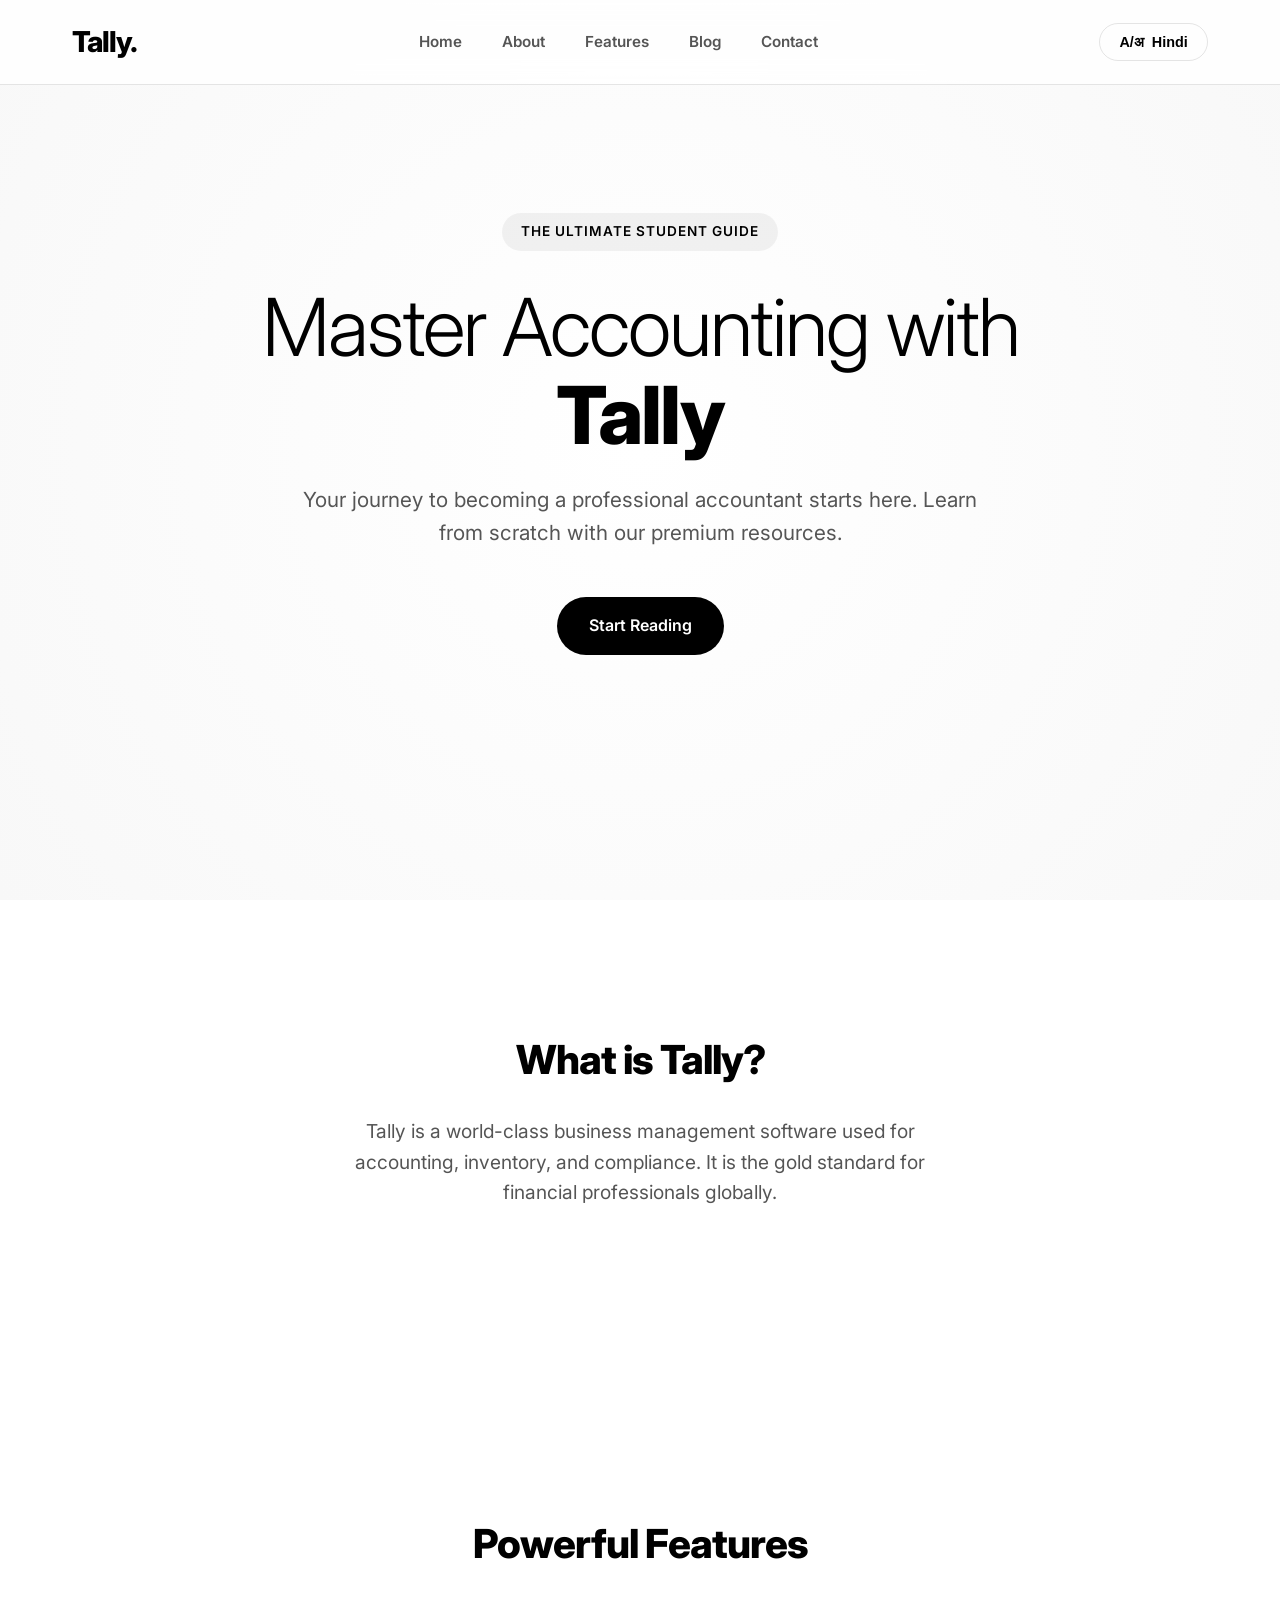
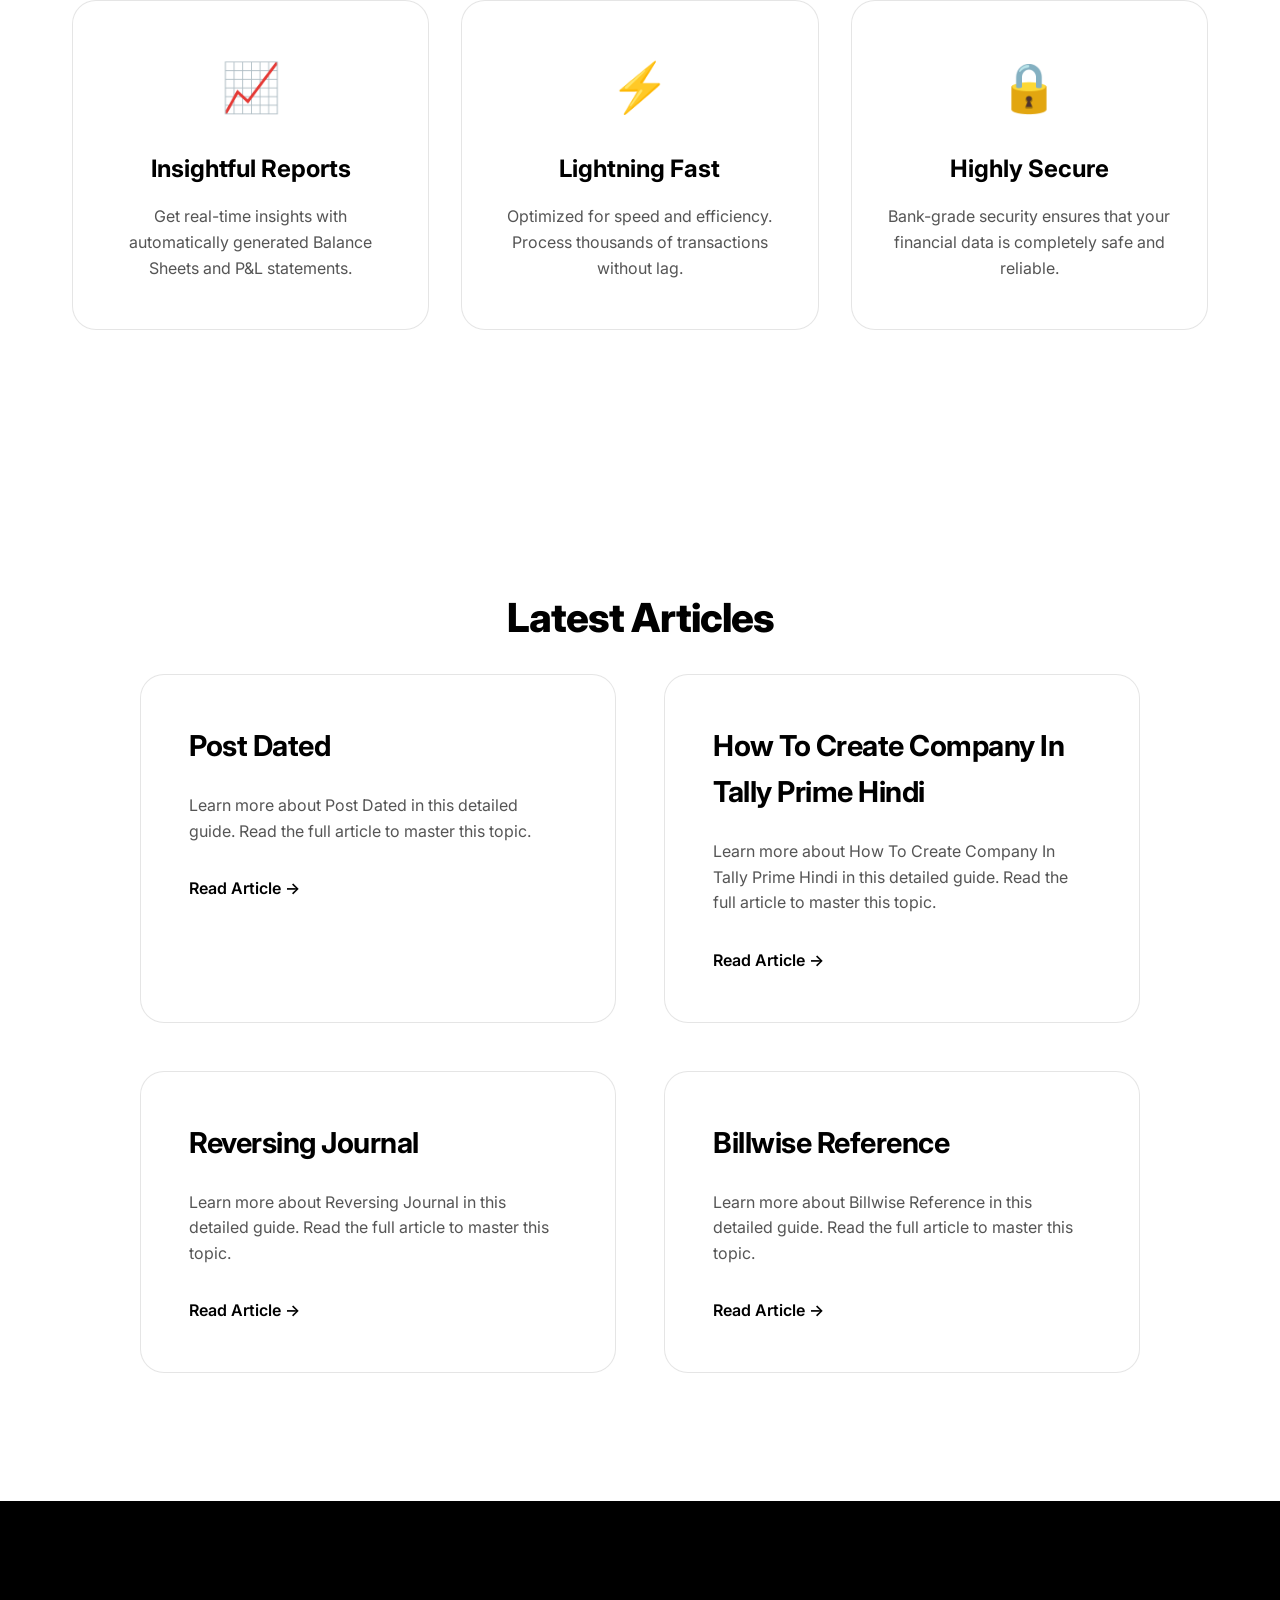
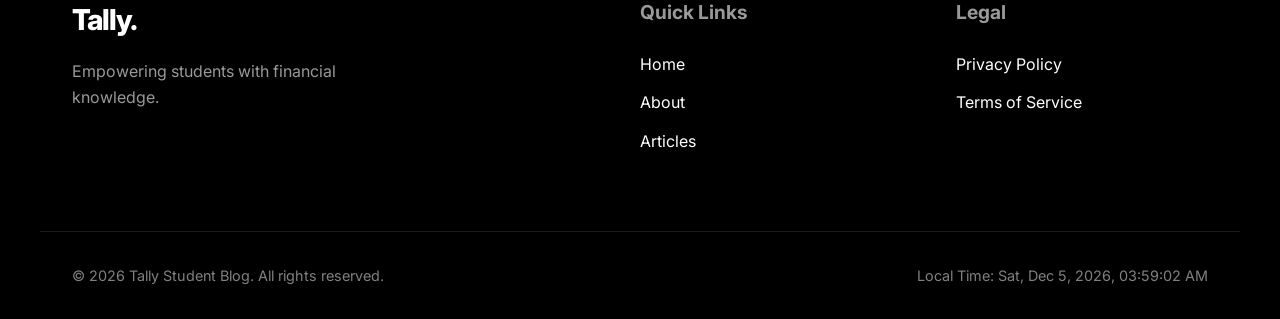
<file: index.html>
<!DOCTYPE html>
<html lang="en">
<head>
    <meta charset="UTF-8">
    <meta name="viewport" content="width=device-width, initial-scale=1.0">
    <title>Tally</title>
    <link rel="preconnect" href="https://fonts.googleapis.com">
    <link rel="preconnect" href="https://fonts.gstatic.com" crossorigin>
    <link href="https://fonts.googleapis.com/css2?family=Inter:wght@300;400;600;800&display=swap" rel="stylesheet">
    <link rel="stylesheet" href="style.css">
</head>
<body>
    <header>
        <div class="header-container">
            <h1 class="logo">
                <span class="lang-en">Tally.</span>
                <span class="lang-hi hidden">टैली.</span>
            </h1>
            <nav>
                <ul class="nav-links">
                    <li><a href="#home" class="lang-en">Home</a><a href="#home" class="lang-hi hidden">होम</a></li>
                    <li><a href="#about" class="lang-en">About</a><a href="#about" class="lang-hi hidden">बारे में</a></li>
                    <li><a href="#features" class="lang-en">Features</a><a href="#features" class="lang-hi hidden">विशेषताएं</a></li>
                    <li><a href="#blog" class="lang-en">Blog</a><a href="#blog" class="lang-hi hidden">ब्लॉग</a></li>
                    <li><a href="#contact" class="lang-en">Contact</a><a href="#contact" class="lang-hi hidden">संपर्क</a></li>
                </ul>
            </nav>
            <button id="lang-toggle" class="btn">
                <span class="lang-text">A/अ</span> Hindi
            </button>
        </div>
    </header>

    <main>
        <section id="home" class="hero fade-in">
            <div class="hero-content">
                <div class="badge">
                    <span class="lang-en">The Ultimate Student Guide</span>
                    <span class="lang-hi hidden">छात्रों के लिए अंतिम मार्गदर्शिका</span>
                </div>
                <h2 class="lang-en title-large">Master Accounting with <br><strong>Tally</strong></h2>
                <h2 class="lang-hi hidden title-large"><strong>टैली</strong> के साथ <br>अकाउंटिंग में महारत हासिल करें</h2>
                <p class="lang-en subtitle">Your journey to becoming a professional accountant starts here. Learn from scratch with our premium resources.</p>
                <p class="lang-hi hidden subtitle">एक पेशेवर एकाउंटेंट बनने की आपकी यात्रा यहां से शुरू होती है। हमारे प्रीमियम संसाधनों के साथ शुरुआत से सीखें।</p>
                <div class="hero-actions">
                    <a href="#blog" class="btn-primary lang-en">Start Reading</a>
                    <a href="#blog" class="btn-primary lang-hi hidden">पढ़ना शुरू करें</a>
                </div>
            </div>
        </section>

        <section id="about" class="section fade-in">
            <div class="container text-center">
                <h3 class="lang-en section-title">What is Tally?</h3>
                <h3 class="lang-hi hidden section-title">टैली क्या है?</h3>
                <p class="lang-en section-desc">Tally is a world-class business management software used for accounting, inventory, and compliance. It is the gold standard for financial professionals globally.</p>
                <p class="lang-hi hidden section-desc">टैली अकाउंटिंग, इन्वेंट्री और अनुपालन के लिए उपयोग किया जाने वाला एक विश्व स्तरीय व्यवसाय प्रबंधन सॉफ्टवेयर है। यह विश्व स्तर पर वित्तीय पेशेवरों के लिए स्वर्ण मानक है।</p>
            </div>
        </section>

        <section id="features" class="section fade-in">
            <div class="container">
                <h3 class="lang-en section-title text-center">Powerful Features</h3>
                <h3 class="lang-hi hidden section-title text-center">शक्तिशाली विशेषताएं</h3>
                <div class="grid-3">
                    <div class="feature-card">
                        <div class="icon">📈</div>
                        <h4 class="lang-en">Insightful Reports</h4>
                        <h4 class="lang-hi hidden">व्यावहारिक रिपोर्ट</h4>
                        <p class="lang-en">Get real-time insights with automatically generated Balance Sheets and P&L statements.</p>
                        <p class="lang-hi hidden">स्वचालित रूप से उत्पन्न बैलेंस शीट और पी एंड एल स्टेटमेंट के साथ रीयल-टाइम अंतर्दृष्टि प्राप्त करें।</p>
                    </div>
                    <div class="feature-card">
                        <div class="icon">⚡</div>
                        <h4 class="lang-en">Lightning Fast</h4>
                        <h4 class="lang-hi hidden">बिजली सा तेज़</h4>
                        <p class="lang-en">Optimized for speed and efficiency. Process thousands of transactions without lag.</p>
                        <p class="lang-hi hidden">गति और दक्षता के लिए अनुकूलित। बिना अंतराल के हजारों लेनदेन की प्रक्रिया करें।</p>
                    </div>
                    <div class="feature-card">
                        <div class="icon">🔒</div>
                        <h4 class="lang-en">Highly Secure</h4>
                        <h4 class="lang-hi hidden">अत्यधिक सुरक्षित</h4>
                        <p class="lang-en">Bank-grade security ensures that your financial data is completely safe and reliable.</p>
                        <p class="lang-hi hidden">बैंक-ग्रेड सुरक्षा यह सुनिश्चित करती है कि आपका वित्तीय डेटा पूरी तरह से सुरक्षित और विश्वसनीय है।</p>
                    </div>
                </div>
            </div>
        </section>

        <section id="blog" class="section fade-in">
            <div class="container">
                <h3 class="lang-en section-title text-center">Latest Articles</h3>
                <h3 class="lang-hi hidden section-title text-center">नवीनतम लेख</h3>
                
                <div class="blog-grid">
                    <!-- NAYE BLOG CARDS YAHAN AAYENGE -->
                    <!-- PAGEIT_AUTO_INJECT_START -->
                        <article class="blog-card glass" onclick="window.location.href='post-dated.html'" style="cursor: pointer; position: relative; z-index: 50;">
                            <h3 class="lang-en">Post Dated</h3>
                            <h3 class="lang-hi hidden">Post Dated</h3>
                            <div class="blog-content lang-en">
                                <p>Learn more about Post Dated in this detailed guide. Read the full article to master this topic.</p>
                            </div>
                            <div class="blog-content lang-hi hidden">
                                <p>इस विस्तृत मार्गदर्शिका में Post Dated के बारे में अधिक जानें। इस विषय में महारत हासिल करने के लिए पूरा लेख पढ़ें।</p>
                            </div>
                            <a href="post-dated.html" class="read-more lang-en" style="position: relative; z-index: 100; pointer-events: auto;">Read Article &rarr;</a>
                            <a href="post-dated.html" class="read-more lang-hi hidden" style="position: relative; z-index: 100; pointer-events: auto;">लेख पढ़ें &rarr;</a>
                        </article>
                        
                        <article class="blog-card glass" onclick="window.location.href='how-to-create-company-in-tally-prime-hindi.html'" style="cursor: pointer; position: relative; z-index: 50;">
                            <h3 class="lang-en">How To Create Company In Tally Prime Hindi</h3>
                            <h3 class="lang-hi hidden">How To Create Company In Tally Prime Hindi</h3>
                            <div class="blog-content lang-en">
                                <p>Learn more about How To Create Company In Tally Prime Hindi in this detailed guide. Read the full article to master this topic.</p>
                            </div>
                            <div class="blog-content lang-hi hidden">
                                <p>इस विस्तृत मार्गदर्शिका में How To Create Company In Tally Prime Hindi के बारे में अधिक जानें। इस विषय में महारत हासिल करने के लिए पूरा लेख पढ़ें।</p>
                            </div>
                            <a href="how-to-create-company-in-tally-prime-hindi.html" class="read-more lang-en" style="position: relative; z-index: 100; pointer-events: auto;">Read Article &rarr;</a>
                            <a href="how-to-create-company-in-tally-prime-hindi.html" class="read-more lang-hi hidden" style="position: relative; z-index: 100; pointer-events: auto;">लेख पढ़ें &rarr;</a>
                        </article>
                        
                        
                        
                        <article class="blog-card glass" onclick="window.location.href='reversing-journal.html'" style="cursor: pointer; position: relative; z-index: 50;">
                            <h3 class="lang-en">Reversing Journal</h3>
                            <h3 class="lang-hi hidden">Reversing Journal</h3>
                            <div class="blog-content lang-en">
                                <p>Learn more about Reversing Journal in this detailed guide. Read the full article to master this topic.</p>
                            </div>
                            <div class="blog-content lang-hi hidden">
                                <p>इस विस्तृत मार्गदर्शिका में Reversing Journal के बारे में अधिक जानें। इस विषय में महारत हासिल करने के लिए पूरा लेख पढ़ें।</p>
                            </div>
                            <a href="reversing-journal.html" class="read-more lang-en" style="position: relative; z-index: 100; pointer-events: auto;">Read Article &rarr;</a>
                            <a href="reversing-journal.html" class="read-more lang-hi hidden" style="position: relative; z-index: 100; pointer-events: auto;">लेख पढ़ें &rarr;</a>
                        </article>
                        
                        <article class="blog-card glass" onclick="window.location.href='billwise-reference.html'" style="cursor: pointer; position: relative; z-index: 50;">
                            <h3 class="lang-en">Billwise Reference</h3>
                            <h3 class="lang-hi hidden">Billwise Reference</h3>
                            <div class="blog-content lang-en">
                                <p>Learn more about Billwise Reference in this detailed guide. Read the full article to master this topic.</p>
                            </div>
                            <div class="blog-content lang-hi hidden">
                                <p>इस विस्तृत मार्गदर्शिका में Billwise Reference के बारे में अधिक जानें। इस विषय में महारत हासिल करने के लिए पूरा लेख पढ़ें।</p>
                            </div>
                            <a href="billwise-reference.html" class="read-more lang-en" style="position: relative; z-index: 100; pointer-events: auto;">Read Article &rarr;</a>
                            <a href="billwise-reference.html" class="read-more lang-hi hidden" style="position: relative; z-index: 100; pointer-events: auto;">लेख पढ़ें &rarr;</a>
                        </article>
                        
                    <!-- PAGEIT_AUTO_INJECT_END -->

                    <!-- TEMPLATE ENGINE FOR CARDS -->
                    <div style="display: none;">
                        <!-- PAGEIT_TEMPLATE_START -->
                        <article class="blog-card glass" onclick="window.location.href='{url}'" style="cursor: pointer; position: relative; z-index: 50;">
                            <h3 class="lang-en">{title}</h3>
                            <h3 class="lang-hi hidden">{title}</h3>
                            <div class="blog-content lang-en">
                                <p>Learn more about {title} in this detailed guide. Read the full article to master this topic.</p>
                            </div>
                            <div class="blog-content lang-hi hidden">
                                <p>इस विस्तृत मार्गदर्शिका में {title} के बारे में अधिक जानें। इस विषय में महारत हासिल करने के लिए पूरा लेख पढ़ें।</p>
                            </div>
                            <a href="{url}" class="read-more lang-en" style="position: relative; z-index: 100; pointer-events: auto;">Read Article &rarr;</a>
                            <a href="{url}" class="read-more lang-hi hidden" style="position: relative; z-index: 100; pointer-events: auto;">लेख पढ़ें &rarr;</a>
                        </article>
                        <!-- PAGEIT_TEMPLATE_END -->
                    </div>
                </div>
            </div>
        </section>
    </main>

    <footer id="contact">
        <div class="container footer-grid">
            <div class="footer-col">
                <h2 class="logo">
                    <span class="lang-en">Tally.</span>
                    <span class="lang-hi hidden">टैली.</span>
                </h2>
                <p class="lang-en">Empowering students with financial knowledge.</p>
                <p class="lang-hi hidden">छात्रों को वित्तीय ज्ञान के साथ सशक्त बनाना।</p>
            </div>
            <div class="footer-col">
                <h4 class="lang-en">Quick Links</h4>
                <h4 class="lang-hi hidden">त्वरित लिंक</h4>
                <ul>
                    <li><a href="#home" class="lang-en">Home</a><a href="#home" class="lang-hi hidden">होम</a></li>
                    <li><a href="#about" class="lang-en">About</a><a href="#about" class="lang-hi hidden">बारे में</a></li>
                    <li><a href="#blog" class="lang-en">Articles</a><a href="#blog" class="lang-hi hidden">लेख</a></li>
                </ul>
            </div>
            <div class="footer-col">
                <h4 class="lang-en">Legal</h4>
                <h4 class="lang-hi hidden">कानूनी</h4>
                <ul>
                    <li><a href="#" class="lang-en">Privacy Policy</a><a href="#" class="lang-hi hidden">गोपनीयता नीति</a></li>
                    <li><a href="#" class="lang-en">Terms of Service</a><a href="#" class="lang-hi hidden">सेवा की शर्तें</a></li>
                </ul>
            </div>
        </div>
        <div class="footer-bottom container">
            <p class="lang-en">&copy; 2026 Tally Student Blog. All rights reserved.</p>
            <p class="lang-hi hidden">&copy; 2026 टैली स्टूडेंट ब्लॉग. सभी अधिकार सुरक्षित।</p>
            <div class="clock-container">
                <span class="lang-en">Local Time: </span>
                <span class="lang-hi hidden">स्थानीय समय: </span>
                <span id="live-clock"></span>
            </div>
        </div>
    </footer>

    <script src="script.js"></script>

    <!-- FULL PAGE WRAPPER TEMPLATE (Ye naye blogs me Header/Footer add karega) -->
    <div style="display: none;">
        <!-- PAGEIT_PAGE_TEMPLATE_START -->
        <!DOCTYPE html>
        <html lang="en">
        <head>
            <meta charset="UTF-8">
            <meta name="viewport" content="width=device-width, initial-scale=1.0">
            <title>{title} - Tally</title>
            <link rel="preconnect" href="https://fonts.googleapis.com">
            <link rel="preconnect" href="https://fonts.gstatic.com" crossorigin>
            <link href="https://fonts.googleapis.com/css2?family=Inter:wght@300;400;600;800&display=swap" rel="stylesheet">
            <link rel="stylesheet" href="style.css">
            <style>
                .blog-page-content { max-width: 800px; margin: 120px auto 50px; padding: 2rem; background: #fff; border-radius: 12px; box-shadow: 0 10px 30px rgba(0,0,0,0.05); }
                .blog-page-content h1 { font-size: 2.5rem; margin-bottom: 1.5rem; }
                .blog-page-content p { font-size: 1.1rem; line-height: 1.8; margin-bottom: 1.5rem; color: #444; }
                .blog-page-content img { max-width: 100%; border-radius: 8px; margin: 1rem 0; }
            </style>
        </head>
        <body>
            <header>
                <div class="header-container">
                    <h1 class="logo">Tally.</h1>
                    <nav>
                        <ul class="nav-links">
                            <li><a href="index.html" style="text-decoration: none; font-weight: bold; color: black;">&larr; Back to Home</a></li>
                        </ul>
                    </nav>
                </div>
            </header>

            <main class="blog-page-content">
                <h1>{title}</h1>
                <hr style="margin-bottom: 20px; border: 0; border-top: 1px solid #eee;">
                
                <div class="content-body">
                    {content}
                </div>
            </main>

            <footer style="background: #000; color: #fff; padding: 2rem; text-align: center; margin-top: 50px;">
                <p>&copy; 2026 Tally Student Blog. All rights reserved.</p>
            </footer>
        </body>
        </html>
        <!-- PAGEIT_PAGE_TEMPLATE_END -->
    </div>

</body>
</html>
</file>
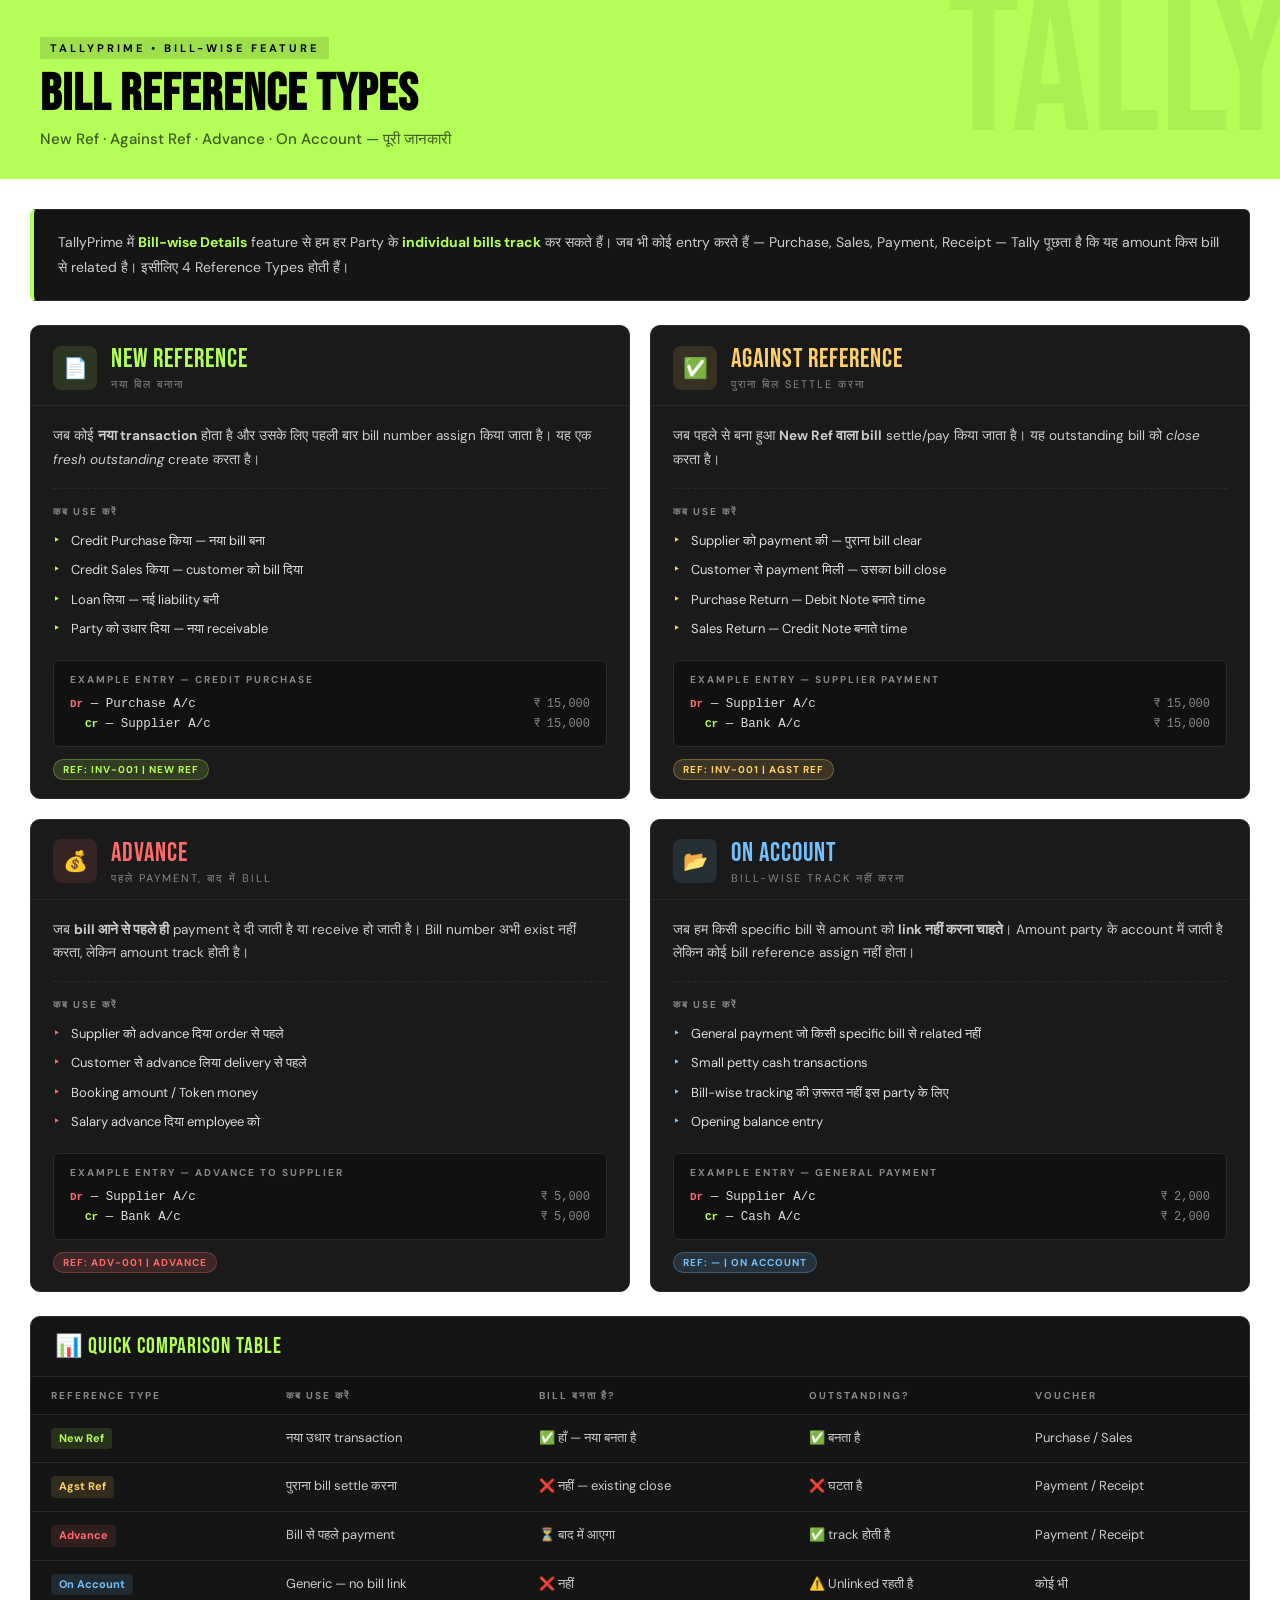
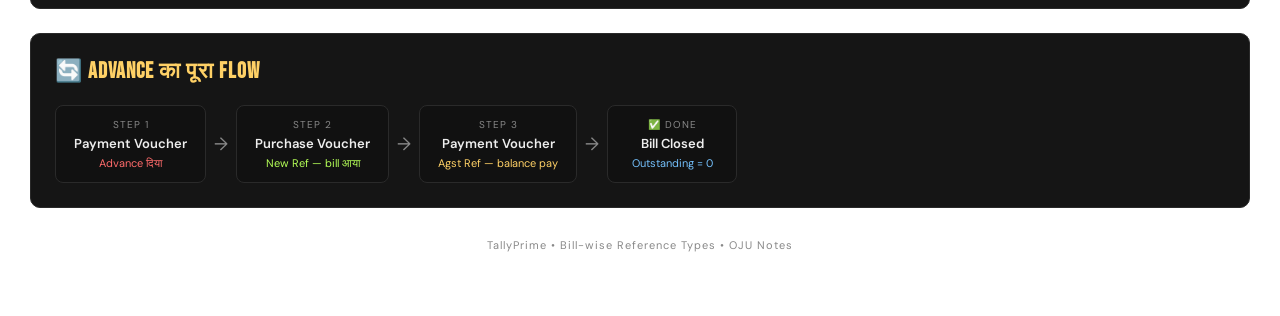
<file: billwise-reference.html>
<!DOCTYPE html>
<html lang="hi">
<head>
  <meta charset="UTF-8" />
  <meta name="viewport" content="width=device-width, initial-scale=1.0"/>
  <title>Bill-wise Reference Types — TallyPrime</title>
  <link href="https://fonts.googleapis.com/css2?family=Bebas+Neue&family=Noto+Sans+Devanagari:wght@400;600;700&family=DM+Sans:wght@400;500;700&display=swap" rel="stylesheet"/>
  <style>
    :root {
      --bg: #ffffff;
      --surface: #151515;
      --card: #1a1a1a;
      --border: #2a2a2a;
      --accent: #B4FF57;
      --accent2: #FFD166;
      --accent3: #FF6B6B;
      --accent4: #74C0FC;
      --text: #000000;
      --muted: #888;
    }

    * { margin: 0; padding: 0; box-sizing: border-box; }

    body {
      background: var(--bg);
      color: var(--text);
      font-family: 'DM Sans', sans-serif;
      min-height: 100vh;
      padding: 0 0 60px;
    }

    /* HEADER */
    .header {
      background: var(--accent);
      padding: 36px 40px 30px;
      position: relative;
      overflow: hidden;
    }
    .header::before {
      content: 'TALLY';
      font-family: 'Bebas Neue', sans-serif;
      font-size: 200px;
      color: rgba(0,0,0,0.06);
      position: absolute;
      right: -10px;
      top: -30px;
      line-height: 1;
      pointer-events: none;
    }
    .header-tag {
      font-family: 'DM Sans', sans-serif;
      font-size: 11px;
      font-weight: 700;
      letter-spacing: 3px;
      text-transform: uppercase;
      color: #000;
      background: rgba(0,0,0,0.12);
      display: inline-block;
      padding: 4px 10px;
      border-radius: 2px;
      margin-bottom: 10px;
    }
    .header h1 {
      font-family: 'Bebas Neue', sans-serif;
      font-size: 52px;
      color: #000;
      line-height: 1;
      letter-spacing: 1px;
    }
    .header p {
      font-size: 15px;
      color: rgba(0,0,0,0.65);
      margin-top: 8px;
      font-weight: 500;
    }

    /* INTRO BOX */
    .intro {
      margin: 30px 30px 0;
      background: var(--surface);
      border: 1px solid var(--border);
      border-left: 4px solid var(--accent);
      padding: 20px 24px;
      border-radius: 6px;
    }
    .intro p {
      font-size: 14px;
      color: #ccc;
      line-height: 1.8;
    }
    .intro strong { color: var(--accent); }

    /* CARDS GRID */
    .grid {
      display: grid;
      grid-template-columns: 1fr 1fr;
      gap: 20px;
      margin: 24px 30px 0;
    }

    @media (max-width: 700px) {
      .grid { grid-template-columns: 1fr; }
      .header h1 { font-size: 36px; }
      .header { padding: 28px 20px 24px; }
      .intro { margin: 20px 16px 0; }
      .grid { margin: 16px 16px 0; }
      .summary { margin: 20px 16px 0; }
      .flow-section { margin: 20px 16px 0; }
    }

    .card {
      background: var(--card);
      border: 1px solid var(--border);
      border-radius: 10px;
      overflow: hidden;
      animation: fadeUp 0.5s ease both;
    }
    .card:nth-child(1) { animation-delay: 0.05s; }
    .card:nth-child(2) { animation-delay: 0.10s; }
    .card:nth-child(3) { animation-delay: 0.15s; }
    .card:nth-child(4) { animation-delay: 0.20s; }

    @keyframes fadeUp {
      from { opacity: 0; transform: translateY(16px); }
      to   { opacity: 1; transform: translateY(0); }
    }

    .card-header {
      padding: 18px 22px 14px;
      display: flex;
      align-items: center;
      gap: 14px;
      border-bottom: 1px solid var(--border);
    }
    .card-icon {
      width: 44px;
      height: 44px;
      border-radius: 8px;
      display: flex;
      align-items: center;
      justify-content: center;
      font-size: 20px;
      flex-shrink: 0;
    }
    .c1 .card-icon { background: rgba(180,255,87,0.12); }
    .c2 .card-icon { background: rgba(255,209,102,0.12); }
    .c3 .card-icon { background: rgba(255,107,107,0.12); }
    .c4 .card-icon { background: rgba(116,192,252,0.12); }

    .card-title {
      font-family: 'Bebas Neue', sans-serif;
      font-size: 26px;
      letter-spacing: 1px;
    }
    .c1 .card-title { color: var(--accent); }
    .c2 .card-title { color: var(--accent2); }
    .c3 .card-title { color: var(--accent3); }
    .c4 .card-title { color: var(--accent4); }

    .card-subtitle {
      font-size: 11px;
      color: var(--muted);
      letter-spacing: 2px;
      text-transform: uppercase;
      margin-top: 2px;
    }

    .card-body {
      padding: 18px 22px;
    }

    .definition {
      font-size: 13.5px;
      color: #ccc;
      line-height: 1.75;
      margin-bottom: 16px;
      padding-bottom: 16px;
      border-bottom: 1px dashed var(--border);
    }

    .section-label {
      font-size: 10px;
      font-weight: 700;
      letter-spacing: 2px;
      text-transform: uppercase;
      color: var(--muted);
      margin-bottom: 8px;
    }

    .use-list {
      list-style: none;
      margin-bottom: 16px;
    }
    .use-list li {
      font-size: 13px;
      color: #ddd;
      padding: 5px 0 5px 18px;
      position: relative;
      line-height: 1.5;
    }
    .use-list li::before {
      content: '▸';
      position: absolute;
      left: 0;
      font-size: 11px;
    }
    .c1 .use-list li::before { color: var(--accent); }
    .c2 .use-list li::before { color: var(--accent2); }
    .c3 .use-list li::before { color: var(--accent3); }
    .c4 .use-list li::before { color: var(--accent4); }

    /* Entry Box */
    .entry-box {
      background: #111;
      border: 1px solid var(--border);
      border-radius: 6px;
      padding: 12px 16px;
      margin-top: 4px;
    }
    .entry-box .entry-title {
      font-size: 10px;
      font-weight: 700;
      letter-spacing: 2px;
      text-transform: uppercase;
      color: var(--muted);
      margin-bottom: 8px;
    }
    .entry-row {
      display: flex;
      justify-content: space-between;
      align-items: center;
      font-size: 12.5px;
      font-family: 'DM Mono', monospace;
      padding: 3px 0;
      color: #ddd;
    }
    .entry-row .dr { color: #FF6B6B; font-weight: 700; font-size: 11px; }
    .entry-row .cr { color: var(--accent); font-weight: 700; font-size: 11px; }
    .entry-row .amt { color: var(--muted); font-size: 12px; }

    .ref-badge {
      display: inline-block;
      padding: 3px 9px;
      border-radius: 20px;
      font-size: 10px;
      font-weight: 700;
      letter-spacing: 1px;
      text-transform: uppercase;
      margin-top: 12px;
    }
    .c1 .ref-badge { background: rgba(180,255,87,0.15); color: var(--accent); border: 1px solid rgba(180,255,87,0.3); }
    .c2 .ref-badge { background: rgba(255,209,102,0.15); color: var(--accent2); border: 1px solid rgba(255,209,102,0.3); }
    .c3 .ref-badge { background: rgba(255,107,107,0.15); color: var(--accent3); border: 1px solid rgba(255,107,107,0.3); }
    .c4 .ref-badge { background: rgba(116,192,252,0.15); color: var(--accent4); border: 1px solid rgba(116,192,252,0.3); }

    /* SUMMARY TABLE */
    .summary {
      margin: 24px 30px 0;
      background: var(--surface);
      border: 1px solid var(--border);
      border-radius: 10px;
      overflow: hidden;
    }
    .summary-heading {
      padding: 16px 24px;
      border-bottom: 1px solid var(--border);
      font-family: 'Bebas Neue', sans-serif;
      font-size: 22px;
      letter-spacing: 1px;
      color: var(--accent);
    }
    table {
      width: 100%;
      border-collapse: collapse;
    }
    thead tr {
      background: #111;
    }
    th {
      font-size: 10px;
      font-weight: 700;
      letter-spacing: 2px;
      text-transform: uppercase;
      color: var(--muted);
      padding: 12px 20px;
      text-align: left;
      border-bottom: 1px solid var(--border);
    }
    td {
      padding: 13px 20px;
      font-size: 13px;
      color: #ccc;
      border-bottom: 1px solid var(--border);
      vertical-align: top;
      line-height: 1.6;
    }
    tbody tr:last-child td { border-bottom: none; }
    tbody tr:hover { background: rgba(255,255,255,0.02); }
    .tag {
      display: inline-block;
      padding: 2px 8px;
      border-radius: 4px;
      font-size: 11px;
      font-weight: 700;
    }
    .tag-green { background: rgba(180,255,87,0.12); color: var(--accent); }
    .tag-yellow { background: rgba(255,209,102,0.12); color: var(--accent2); }
    .tag-red { background: rgba(255,107,107,0.12); color: var(--accent3); }
    .tag-blue { background: rgba(116,192,252,0.12); color: var(--accent4); }

    /* FLOW SECTION */
    .flow-section {
      margin: 24px 30px 0;
      background: var(--surface);
      border: 1px solid var(--border);
      border-radius: 10px;
      padding: 24px;
    }
    .flow-section h2 {
      font-family: 'Bebas Neue', sans-serif;
      font-size: 22px;
      color: var(--accent2);
      letter-spacing: 1px;
      margin-bottom: 20px;
    }
    .flow {
      display: flex;
      align-items: center;
      gap: 0;
      flex-wrap: wrap;
      gap: 8px;
    }
    .flow-step {
      background: #111;
      border: 1px solid var(--border);
      border-radius: 8px;
      padding: 12px 18px;
      font-size: 13px;
      text-align: center;
      min-width: 130px;
    }
    .flow-step .fs-num {
      font-size: 10px;
      color: var(--muted);
      letter-spacing: 1px;
      text-transform: uppercase;
      margin-bottom: 4px;
    }
    .flow-step .fs-label { color: #eee; font-weight: 600; }
    .flow-step .fs-ref { font-size: 11px; margin-top: 4px; }
    .flow-arrow {
      color: var(--muted);
      font-size: 18px;
    }

    /* FOOTER */
    .footer {
      margin: 30px 30px 0;
      text-align: center;
      font-size: 11px;
      color: var(--muted);
      letter-spacing: 1px;
    }
  </style>
</head>
<body>

  <!-- HEADER -->
  <div class="header">
    <div class="header-tag">TallyPrime • Bill-wise Feature</div>
    <h1>Bill Reference Types</h1>
    <p>New Ref · Against Ref · Advance · On Account — पूरी जानकारी</p>
  </div>

  <!-- INTRO -->
  <div class="intro">
    <p>
      TallyPrime में <strong>Bill-wise Details</strong> feature से हम हर Party के <strong>individual bills track</strong> कर सकते हैं।
      जब भी कोई entry करते हैं — Purchase, Sales, Payment, Receipt — Tally पूछता है कि यह amount किस bill से related है।
      इसीलिए 4 Reference Types होती हैं।
    </p>
  </div>

  <!-- CARDS -->
  <div class="grid">

    <!-- NEW REFERENCE -->
    <div class="card c1">
      <div class="card-header">
        <div class="card-icon">📄</div>
        <div>
          <div class="card-title">New Reference</div>
          <div class="card-subtitle">नया बिल बनाना</div>
        </div>
      </div>
      <div class="card-body">
        <div class="definition">
          जब कोई <strong>नया transaction</strong> होता है और उसके लिए पहली बार bill number assign किया जाता है।
          यह एक <em>fresh outstanding</em> create करता है।
        </div>
        <div class="section-label">कब use करें</div>
        <ul class="use-list">
          <li>Credit Purchase किया — नया bill बना</li>
          <li>Credit Sales किया — customer को bill दिया</li>
          <li>Loan लिया — नई liability बनी</li>
          <li>Party को उधार दिया — नया receivable</li>
        </ul>
        <div class="entry-box">
          <div class="entry-title">Example Entry — Credit Purchase</div>
          <div class="entry-row">
            <span><span class="dr">Dr</span> — Purchase A/c</span>
            <span class="amt">₹ 15,000</span>
          </div>
          <div class="entry-row">
            <span>&nbsp;&nbsp;<span class="cr">Cr</span> — Supplier A/c</span>
            <span class="amt">₹ 15,000</span>
          </div>
        </div>
        <span class="ref-badge">Ref: INV-001 | New Ref</span>
      </div>
    </div>

    <!-- AGAINST REFERENCE -->
    <div class="card c2">
      <div class="card-header">
        <div class="card-icon">✅</div>
        <div>
          <div class="card-title">Against Reference</div>
          <div class="card-subtitle">पुराना बिल settle करना</div>
        </div>
      </div>
      <div class="card-body">
        <div class="definition">
          जब पहले से बना हुआ <strong>New Ref वाला bill</strong> settle/pay किया जाता है।
          यह outstanding bill को <em>close</em> करता है।
        </div>
        <div class="section-label">कब use करें</div>
        <ul class="use-list">
          <li>Supplier को payment की — पुराना bill clear</li>
          <li>Customer से payment मिली — उसका bill close</li>
          <li>Purchase Return — Debit Note बनाते time</li>
          <li>Sales Return — Credit Note बनाते time</li>
        </ul>
        <div class="entry-box">
          <div class="entry-title">Example Entry — Supplier Payment</div>
          <div class="entry-row">
            <span><span class="dr">Dr</span> — Supplier A/c</span>
            <span class="amt">₹ 15,000</span>
          </div>
          <div class="entry-row">
            <span>&nbsp;&nbsp;<span class="cr">Cr</span> — Bank A/c</span>
            <span class="amt">₹ 15,000</span>
          </div>
        </div>
        <span class="ref-badge">Ref: INV-001 | Agst Ref</span>
      </div>
    </div>

    <!-- ADVANCE -->
    <div class="card c3">
      <div class="card-header">
        <div class="card-icon">💰</div>
        <div>
          <div class="card-title">Advance</div>
          <div class="card-subtitle">पहले payment, बाद में bill</div>
        </div>
      </div>
      <div class="card-body">
        <div class="definition">
          जब <strong>bill आने से पहले ही</strong> payment दे दी जाती है या receive हो जाती है।
          Bill number अभी exist नहीं करता, लेकिन amount track होती है।
        </div>
        <div class="section-label">कब use करें</div>
        <ul class="use-list">
          <li>Supplier को advance दिया order से पहले</li>
          <li>Customer से advance लिया delivery से पहले</li>
          <li>Booking amount / Token money</li>
          <li>Salary advance दिया employee को</li>
        </ul>
        <div class="entry-box">
          <div class="entry-title">Example Entry — Advance to Supplier</div>
          <div class="entry-row">
            <span><span class="dr">Dr</span> — Supplier A/c</span>
            <span class="amt">₹ 5,000</span>
          </div>
          <div class="entry-row">
            <span>&nbsp;&nbsp;<span class="cr">Cr</span> — Bank A/c</span>
            <span class="amt">₹ 5,000</span>
          </div>
        </div>
        <span class="ref-badge">Ref: ADV-001 | Advance</span>
      </div>
    </div>

    <!-- ON ACCOUNT -->
    <div class="card c4">
      <div class="card-header">
        <div class="card-icon">📂</div>
        <div>
          <div class="card-title">On Account</div>
          <div class="card-subtitle">bill-wise track नहीं करना</div>
        </div>
      </div>
      <div class="card-body">
        <div class="definition">
          जब हम किसी specific bill से amount को <strong>link नहीं करना चाहते</strong>।
          Amount party के account में जाती है लेकिन कोई bill reference assign नहीं होता।
        </div>
        <div class="section-label">कब use करें</div>
        <ul class="use-list">
          <li>General payment जो किसी specific bill से related नहीं</li>
          <li>Small petty cash transactions</li>
          <li>Bill-wise tracking की ज़रूरत नहीं इस party के लिए</li>
          <li>Opening balance entry</li>
        </ul>
        <div class="entry-box">
          <div class="entry-title">Example Entry — General Payment</div>
          <div class="entry-row">
            <span><span class="dr">Dr</span> — Supplier A/c</span>
            <span class="amt">₹ 2,000</span>
          </div>
          <div class="entry-row">
            <span>&nbsp;&nbsp;<span class="cr">Cr</span> — Cash A/c</span>
            <span class="amt">₹ 2,000</span>
          </div>
        </div>
        <span class="ref-badge">Ref: — | On Account</span>
      </div>
    </div>

  </div>

  <!-- SUMMARY TABLE -->
  <div class="summary">
    <div class="summary-heading">📊 Quick Comparison Table</div>
    <table>
      <thead>
        <tr>
          <th>Reference Type</th>
          <th>कब Use करें</th>
          <th>Bill बनता है?</th>
          <th>Outstanding?</th>
          <th>Voucher</th>
        </tr>
      </thead>
      <tbody>
        <tr>
          <td><span class="tag tag-green">New Ref</span></td>
          <td>नया उधार transaction</td>
          <td>✅ हाँ — नया बनता है</td>
          <td>✅ बनता है</td>
          <td>Purchase / Sales</td>
        </tr>
        <tr>
          <td><span class="tag tag-yellow">Agst Ref</span></td>
          <td>पुराना bill settle करना</td>
          <td>❌ नहीं — existing close</td>
          <td>❌ घटता है</td>
          <td>Payment / Receipt</td>
        </tr>
        <tr>
          <td><span class="tag tag-red">Advance</span></td>
          <td>Bill से पहले payment</td>
          <td>⏳ बाद में आएगा</td>
          <td>✅ track होती है</td>
          <td>Payment / Receipt</td>
        </tr>
        <tr>
          <td><span class="tag tag-blue">On Account</span></td>
          <td>Generic — no bill link</td>
          <td>❌ नहीं</td>
          <td>⚠️ Unlinked रहती है</td>
          <td>कोई भी</td>
        </tr>
      </tbody>
    </table>
  </div>

  <!-- FLOW DIAGRAM -->
  <div class="flow-section">
    <h2>🔄 Advance का पूरा Flow</h2>
    <div class="flow">
      <div class="flow-step">
        <div class="fs-num">Step 1</div>
        <div class="fs-label">Payment Voucher</div>
        <div class="fs-ref" style="color:#FF6B6B">Advance दिया</div>
      </div>
      <div class="flow-arrow">→</div>
      <div class="flow-step">
        <div class="fs-num">Step 2</div>
        <div class="fs-label">Purchase Voucher</div>
        <div class="fs-ref" style="color:#B4FF57">New Ref — bill आया</div>
      </div>
      <div class="flow-arrow">→</div>
      <div class="flow-step">
        <div class="fs-num">Step 3</div>
        <div class="fs-label">Payment Voucher</div>
        <div class="fs-ref" style="color:#FFD166">Agst Ref — balance pay</div>
      </div>
      <div class="flow-arrow">→</div>
      <div class="flow-step">
        <div class="fs-num">✅ Done</div>
        <div class="fs-label">Bill Closed</div>
        <div class="fs-ref" style="color:#74C0FC">Outstanding = 0</div>
      </div>
    </div>
  </div>

  <div class="footer">
    TallyPrime • Bill-wise Reference Types • OJU Notes
  </div>

</body>
</html>
</file>
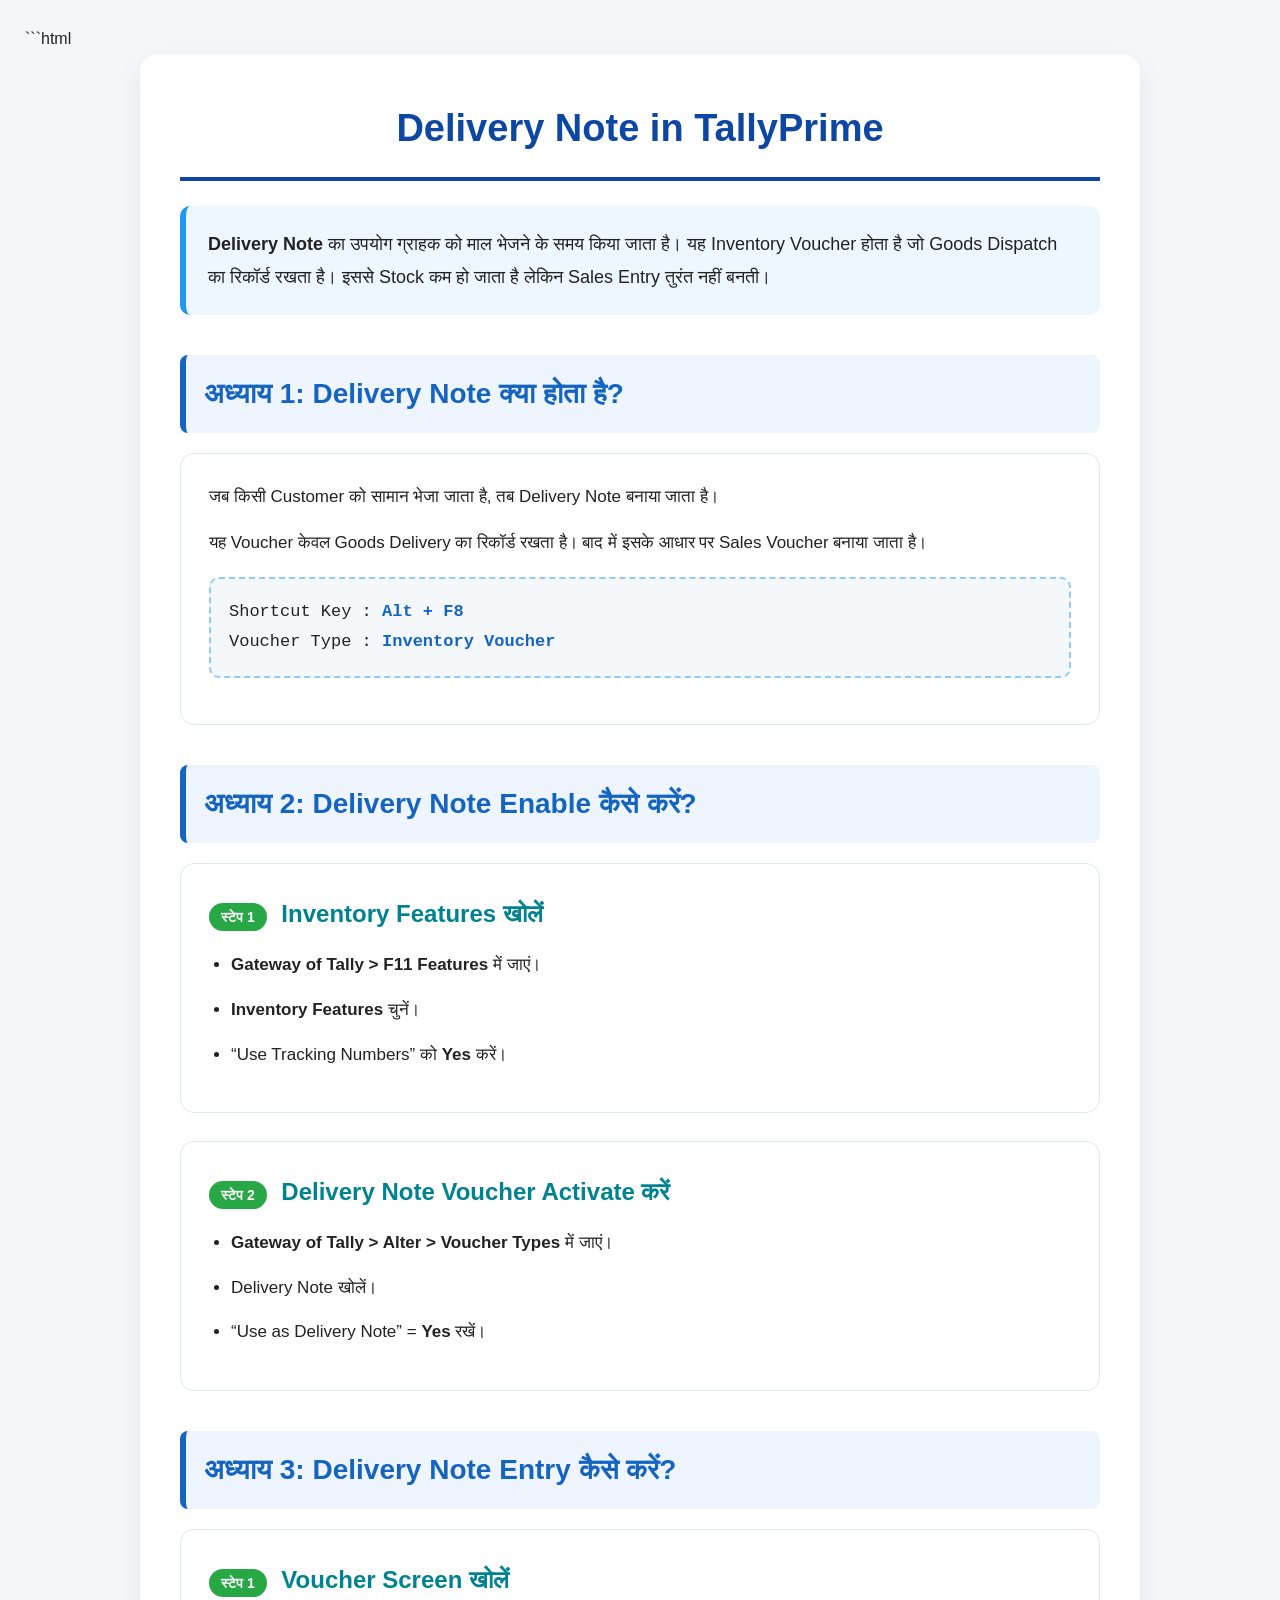
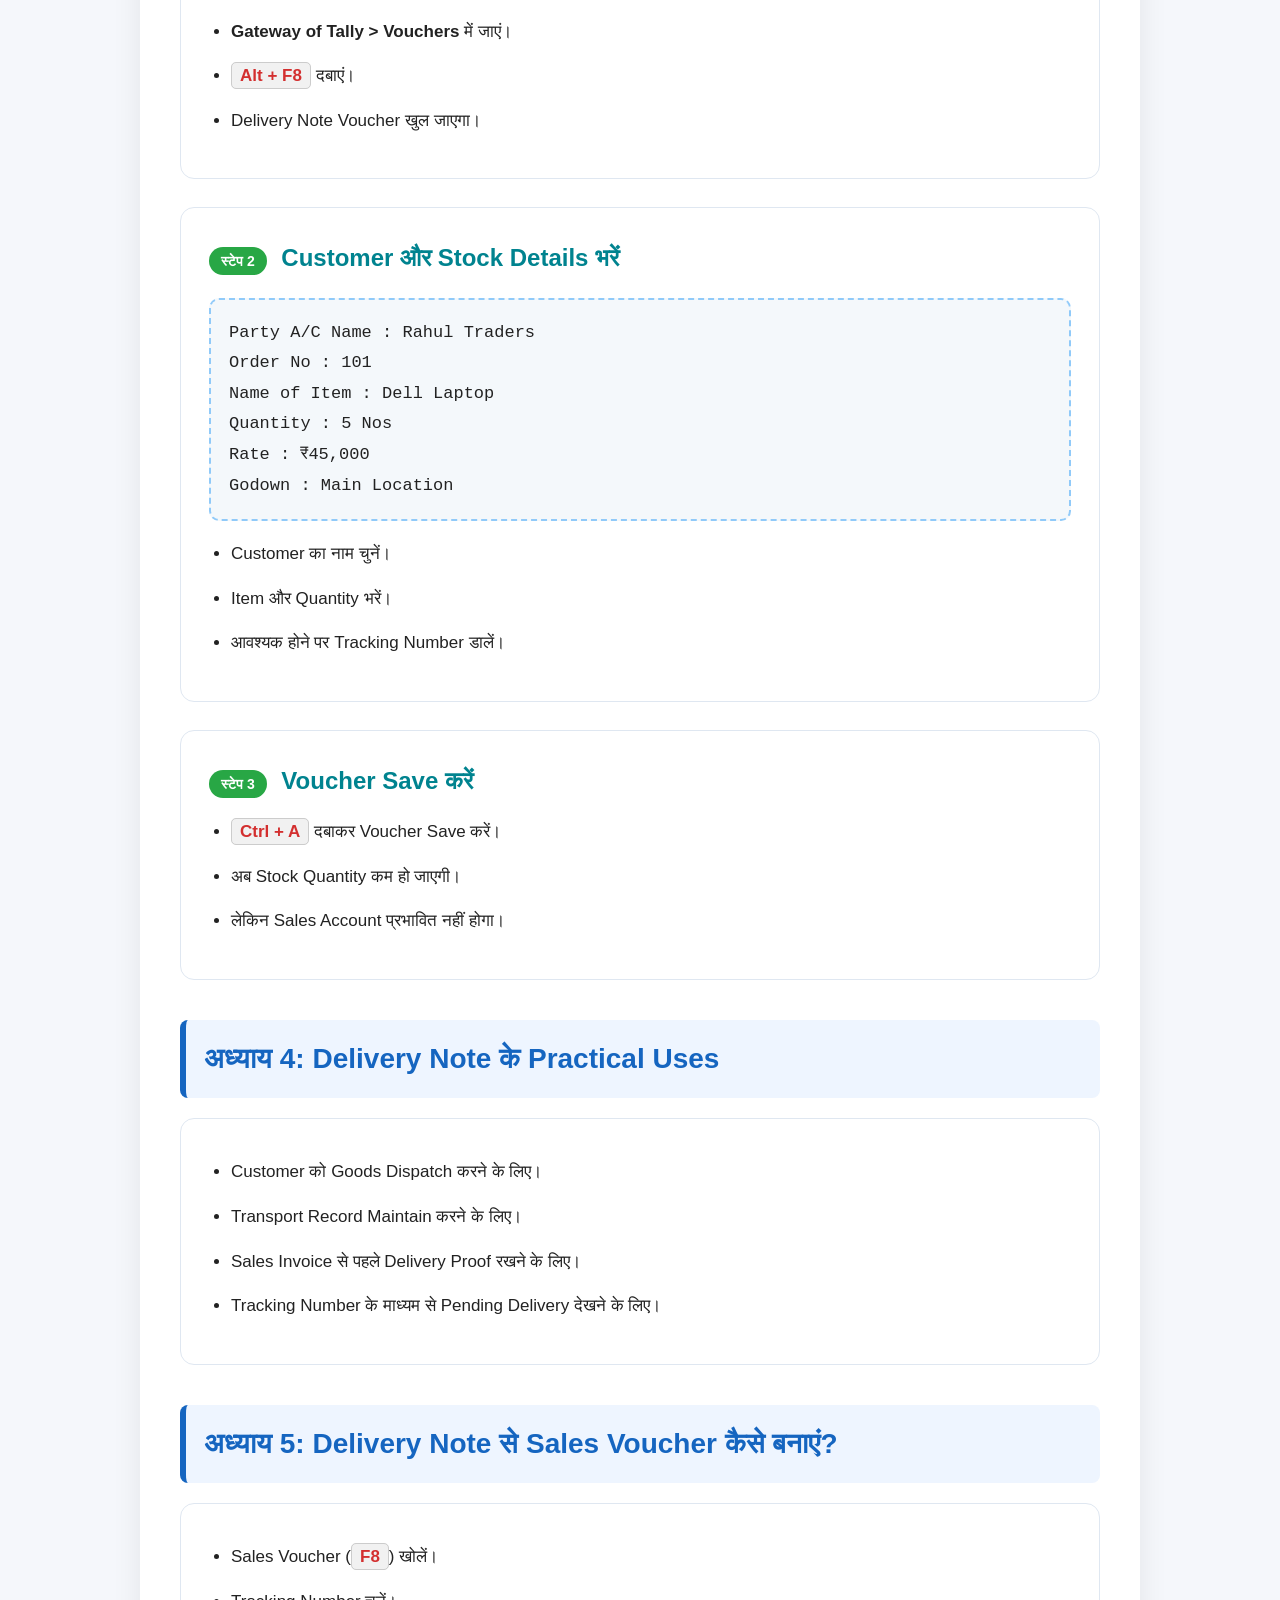
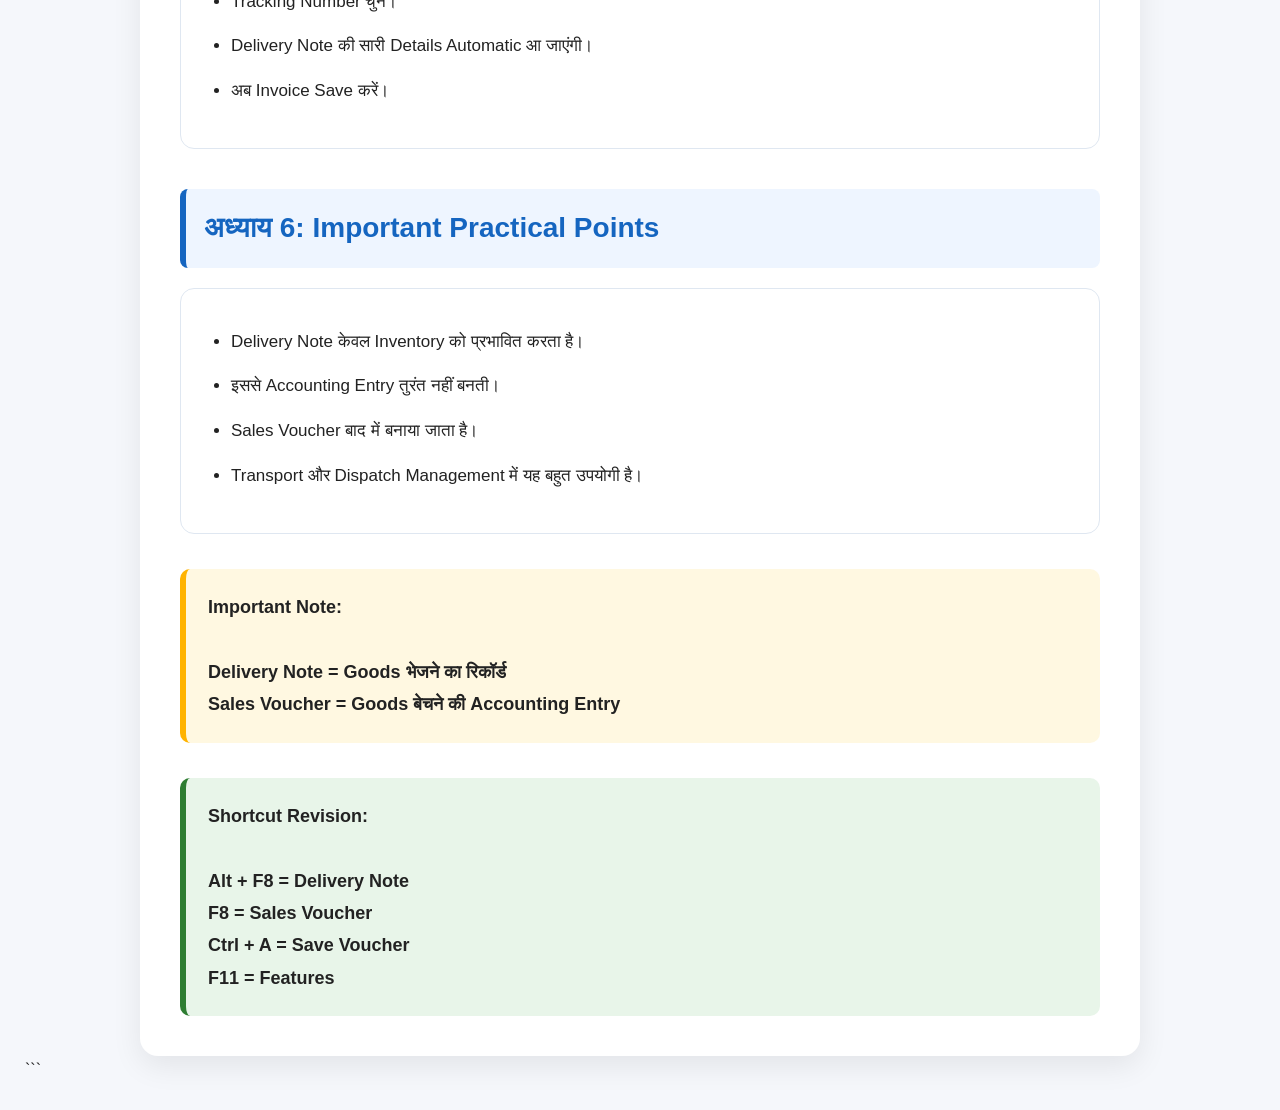
<file: delivery-note.html>
```html
<!DOCTYPE html>
<html lang="hi">
<head>
    <meta charset="UTF-8">
    <meta name="viewport" content="width=device-width, initial-scale=1.0">
    <title>Delivery Note in TallyPrime</title>

    <style>

        *{
            margin:0;
            padding:0;
            box-sizing:border-box;
        }

        body{
            font-family:'Segoe UI', Tahoma, Geneva, Verdana, sans-serif;
            background:#f5f7fb;
            color:#222;
            line-height:1.8;
            padding:25px;
        }

        .container{
            max-width:1000px;
            margin:auto;
            background:#fff;
            padding:40px;
            border-radius:18px;
            box-shadow:0 10px 30px rgba(0,0,0,0.08);
        }

        h1{
            text-align:center;
            color:#0d47a1;
            font-size:38px;
            margin-bottom:25px;
            border-bottom:4px solid #0d47a1;
            padding-bottom:15px;
        }

        h2{
            color:#1565c0;
            margin-top:40px;
            margin-bottom:20px;
            background:#eef5ff;
            padding:14px 18px;
            border-left:6px solid #1565c0;
            border-radius:8px;
            font-size:28px;
        }

        h3{
            color:#00838f;
            margin-bottom:15px;
            font-size:24px;
        }

        p{
            margin-bottom:15px;
            font-size:17px;
        }

        ul{
            padding-left:22px;
            margin-top:10px;
        }

        li{
            margin-bottom:14px;
            font-size:17px;
        }

        .intro-box{
            background:#eef7ff;
            border-left:6px solid #2196f3;
            padding:22px;
            border-radius:10px;
            margin-bottom:35px;
            font-size:18px;
        }

        .step-box{
            background:#ffffff;
            border:1px solid #dfe7f1;
            border-radius:14px;
            padding:28px;
            margin-bottom:28px;
            transition:0.3s;
        }

        .step-box:hover{
            transform:translateY(-4px);
            box-shadow:0 8px 20px rgba(0,0,0,0.08);
        }

        .badge{
            background:#28a745;
            color:#fff;
            padding:6px 12px;
            border-radius:30px;
            font-size:14px;
            margin-right:8px;
        }

        .shortcut{
            background:#f1f1f1;
            border:1px solid #ccc;
            padding:3px 8px;
            border-radius:5px;
            font-weight:bold;
            color:#d32f2f;
        }

        .tally-screen{
            background:#f4f8fb;
            border:2px dashed #90caf9;
            padding:18px;
            border-radius:10px;
            margin:18px 0;
            font-family:'Courier New', monospace;
            font-size:17px;
        }

        .highlight{
            color:#1565c0;
            font-weight:bold;
        }

        .note-box{
            background:#fff8e1;
            border-left:6px solid #ffb300;
            padding:22px;
            border-radius:10px;
            margin-top:35px;
            font-size:18px;
            font-weight:600;
        }

        .footer-box{
            background:#e8f5e9;
            border-left:6px solid #2e7d32;
            padding:22px;
            border-radius:10px;
            margin-top:35px;
            font-size:18px;
            font-weight:600;
        }

        @media(max-width:768px){

            body{
                padding:12px;
            }

            .container{
                padding:20px;
            }

            h1{
                font-size:28px;
            }

            h2{
                font-size:22px;
            }

            h3{
                font-size:20px;
            }

            li,p{
                font-size:16px;
            }
        }

    </style>

</head>

<body>

<div class="container">

    <h1>Delivery Note in TallyPrime</h1>

    <div class="intro-box">

        <strong>Delivery Note</strong> का उपयोग ग्राहक को माल भेजने के समय किया जाता है।
        यह Inventory Voucher होता है जो Goods Dispatch का रिकॉर्ड रखता है।
        इससे Stock कम हो जाता है लेकिन Sales Entry तुरंत नहीं बनती।

    </div>

    <h2>अध्याय 1: Delivery Note क्या होता है?</h2>

    <div class="step-box">

        <p>
            जब किसी Customer को सामान भेजा जाता है,
            तब Delivery Note बनाया जाता है।
        </p>

        <p>
            यह Voucher केवल Goods Delivery का रिकॉर्ड रखता है।
            बाद में इसके आधार पर Sales Voucher बनाया जाता है।
        </p>

        <div class="tally-screen">

            Shortcut Key : <span class="highlight">Alt + F8</span><br>
            Voucher Type : <span class="highlight">Inventory Voucher</span>

        </div>

    </div>

    <h2>अध्याय 2: Delivery Note Enable कैसे करें?</h2>

    <div class="step-box">

        <h3><span class="badge">स्टेप 1</span> Inventory Features खोलें</h3>

        <ul>

            <li><strong>Gateway of Tally > F11 Features</strong> में जाएं।</li>

            <li>
                <strong>Inventory Features</strong> चुनें।
            </li>

            <li>
                “Use Tracking Numbers” को <strong>Yes</strong> करें।
            </li>

        </ul>

    </div>

    <div class="step-box">

        <h3><span class="badge">स्टेप 2</span> Delivery Note Voucher Activate करें</h3>

        <ul>

            <li>
                <strong>Gateway of Tally > Alter > Voucher Types</strong> में जाएं।
            </li>

            <li>
                Delivery Note खोलें।
            </li>

            <li>
                “Use as Delivery Note” = <strong>Yes</strong> रखें।
            </li>

        </ul>

    </div>

    <h2>अध्याय 3: Delivery Note Entry कैसे करें?</h2>

    <div class="step-box">

        <h3><span class="badge">स्टेप 1</span> Voucher Screen खोलें</h3>

        <ul>

            <li>
                <strong>Gateway of Tally > Vouchers</strong> में जाएं।
            </li>

            <li>
                <span class="shortcut">Alt + F8</span> दबाएं।
            </li>

            <li>
                Delivery Note Voucher खुल जाएगा।
            </li>

        </ul>

    </div>

    <div class="step-box">

        <h3><span class="badge">स्टेप 2</span> Customer और Stock Details भरें</h3>

        <div class="tally-screen">

            Party A/C Name : Rahul Traders<br>
            Order No : 101<br>
            Name of Item : Dell Laptop<br>
            Quantity : 5 Nos<br>
            Rate : ₹45,000<br>
            Godown : Main Location

        </div>

        <ul>

            <li>
                Customer का नाम चुनें।
            </li>

            <li>
                Item और Quantity भरें।
            </li>

            <li>
                आवश्यक होने पर Tracking Number डालें।
            </li>

        </ul>

    </div>

    <div class="step-box">

        <h3><span class="badge">स्टेप 3</span> Voucher Save करें</h3>

        <ul>

            <li>
                <span class="shortcut">Ctrl + A</span> दबाकर Voucher Save करें।
            </li>

            <li>
                अब Stock Quantity कम हो जाएगी।
            </li>

            <li>
                लेकिन Sales Account प्रभावित नहीं होगा।
            </li>

        </ul>

    </div>

    <h2>अध्याय 4: Delivery Note के Practical Uses</h2>

    <div class="step-box">

        <ul>

            <li>
                Customer को Goods Dispatch करने के लिए।
            </li>

            <li>
                Transport Record Maintain करने के लिए।
            </li>

            <li>
                Sales Invoice से पहले Delivery Proof रखने के लिए।
            </li>

            <li>
                Tracking Number के माध्यम से Pending Delivery देखने के लिए।
            </li>

        </ul>

    </div>

    <h2>अध्याय 5: Delivery Note से Sales Voucher कैसे बनाएं?</h2>

    <div class="step-box">

        <ul>

            <li>
                Sales Voucher (<span class="shortcut">F8</span>) खोलें।
            </li>

            <li>
                Tracking Number चुनें।
            </li>

            <li>
                Delivery Note की सारी Details Automatic आ जाएंगी।
            </li>

            <li>
                अब Invoice Save करें।
            </li>

        </ul>

    </div>

    <h2>अध्याय 6: Important Practical Points</h2>

    <div class="step-box">

        <ul>

            <li>
                Delivery Note केवल Inventory को प्रभावित करता है।
            </li>

            <li>
                इससे Accounting Entry तुरंत नहीं बनती।
            </li>

            <li>
                Sales Voucher बाद में बनाया जाता है।
            </li>

            <li>
                Transport और Dispatch Management में यह बहुत उपयोगी है।
            </li>

        </ul>

    </div>

    <div class="note-box">

        Important Note:<br><br>

        Delivery Note = Goods भेजने का रिकॉर्ड<br>
        Sales Voucher = Goods बेचने की Accounting Entry

    </div>

    <div class="footer-box">

        Shortcut Revision:<br><br>

        Alt + F8 = Delivery Note<br>
        F8 = Sales Voucher<br>
        Ctrl + A = Save Voucher<br>
        F11 = Features

    </div>

</div>

</body>

</html>
```
</file>
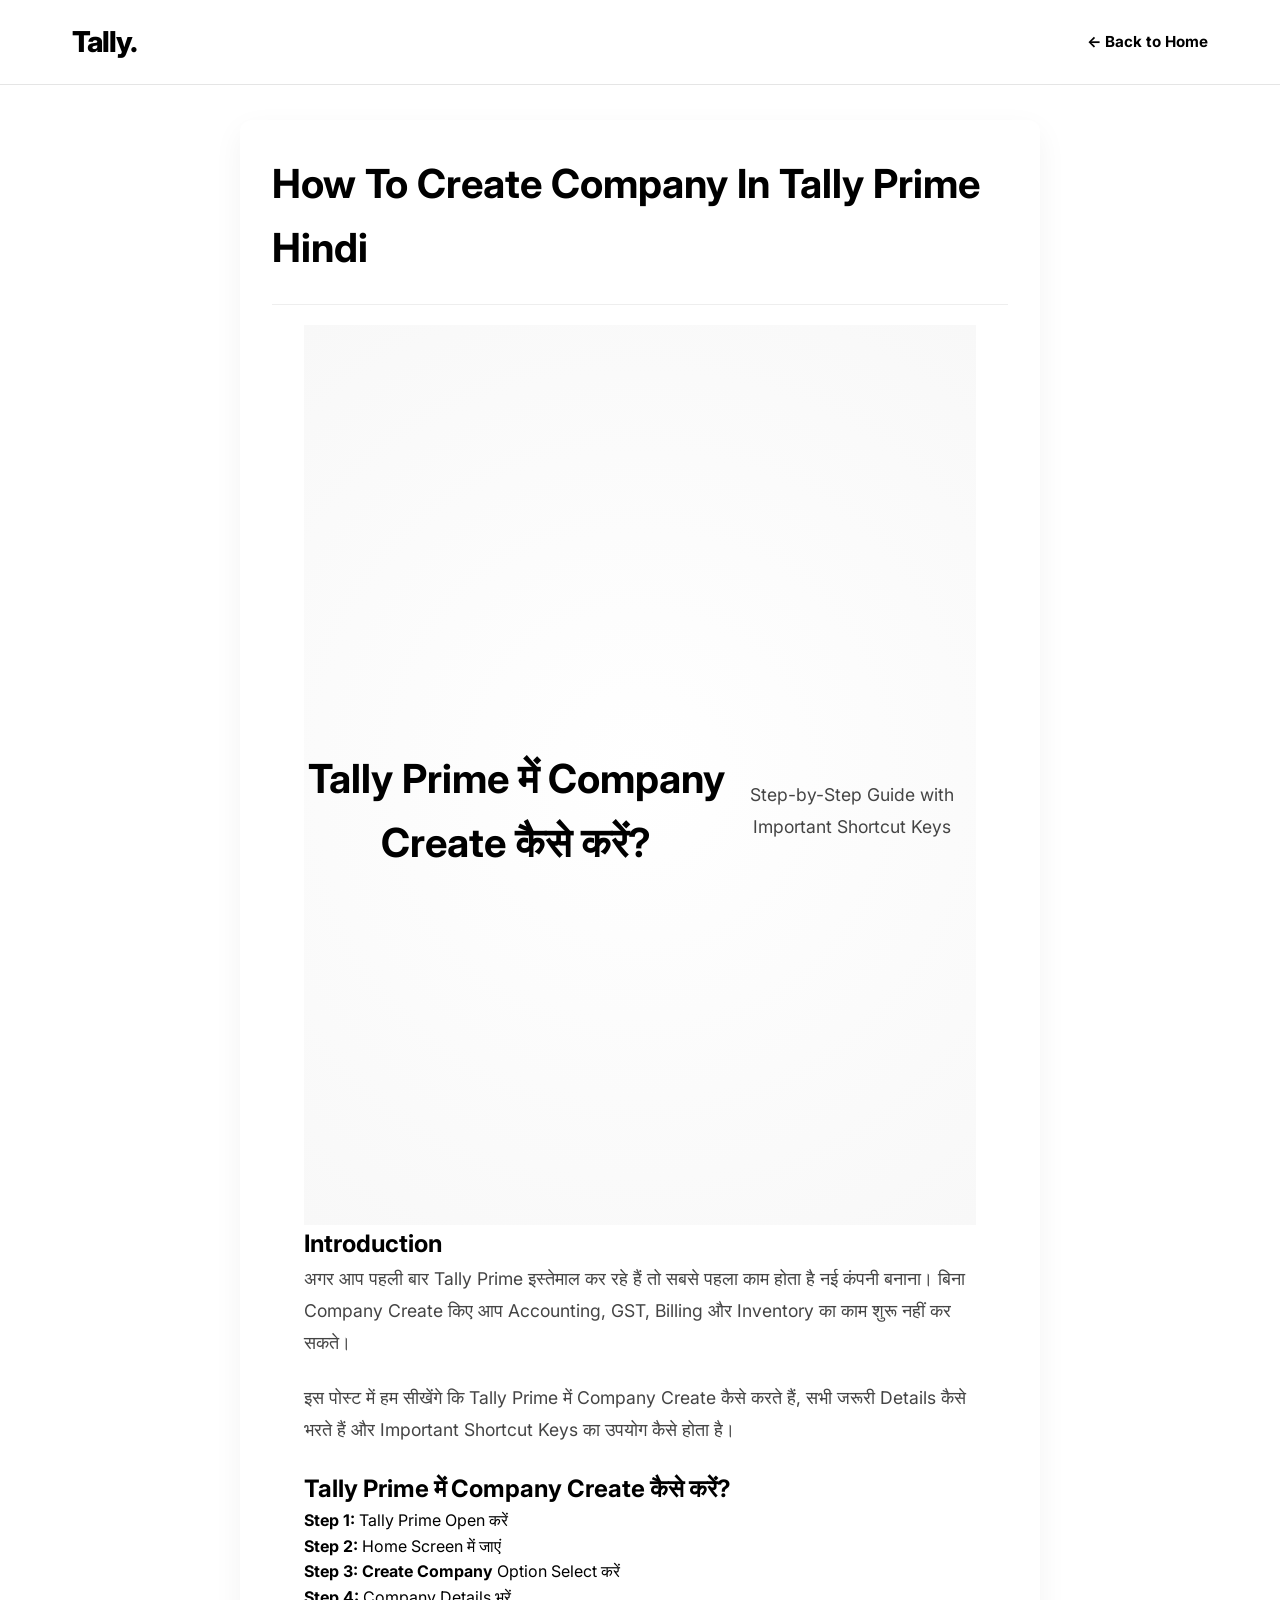
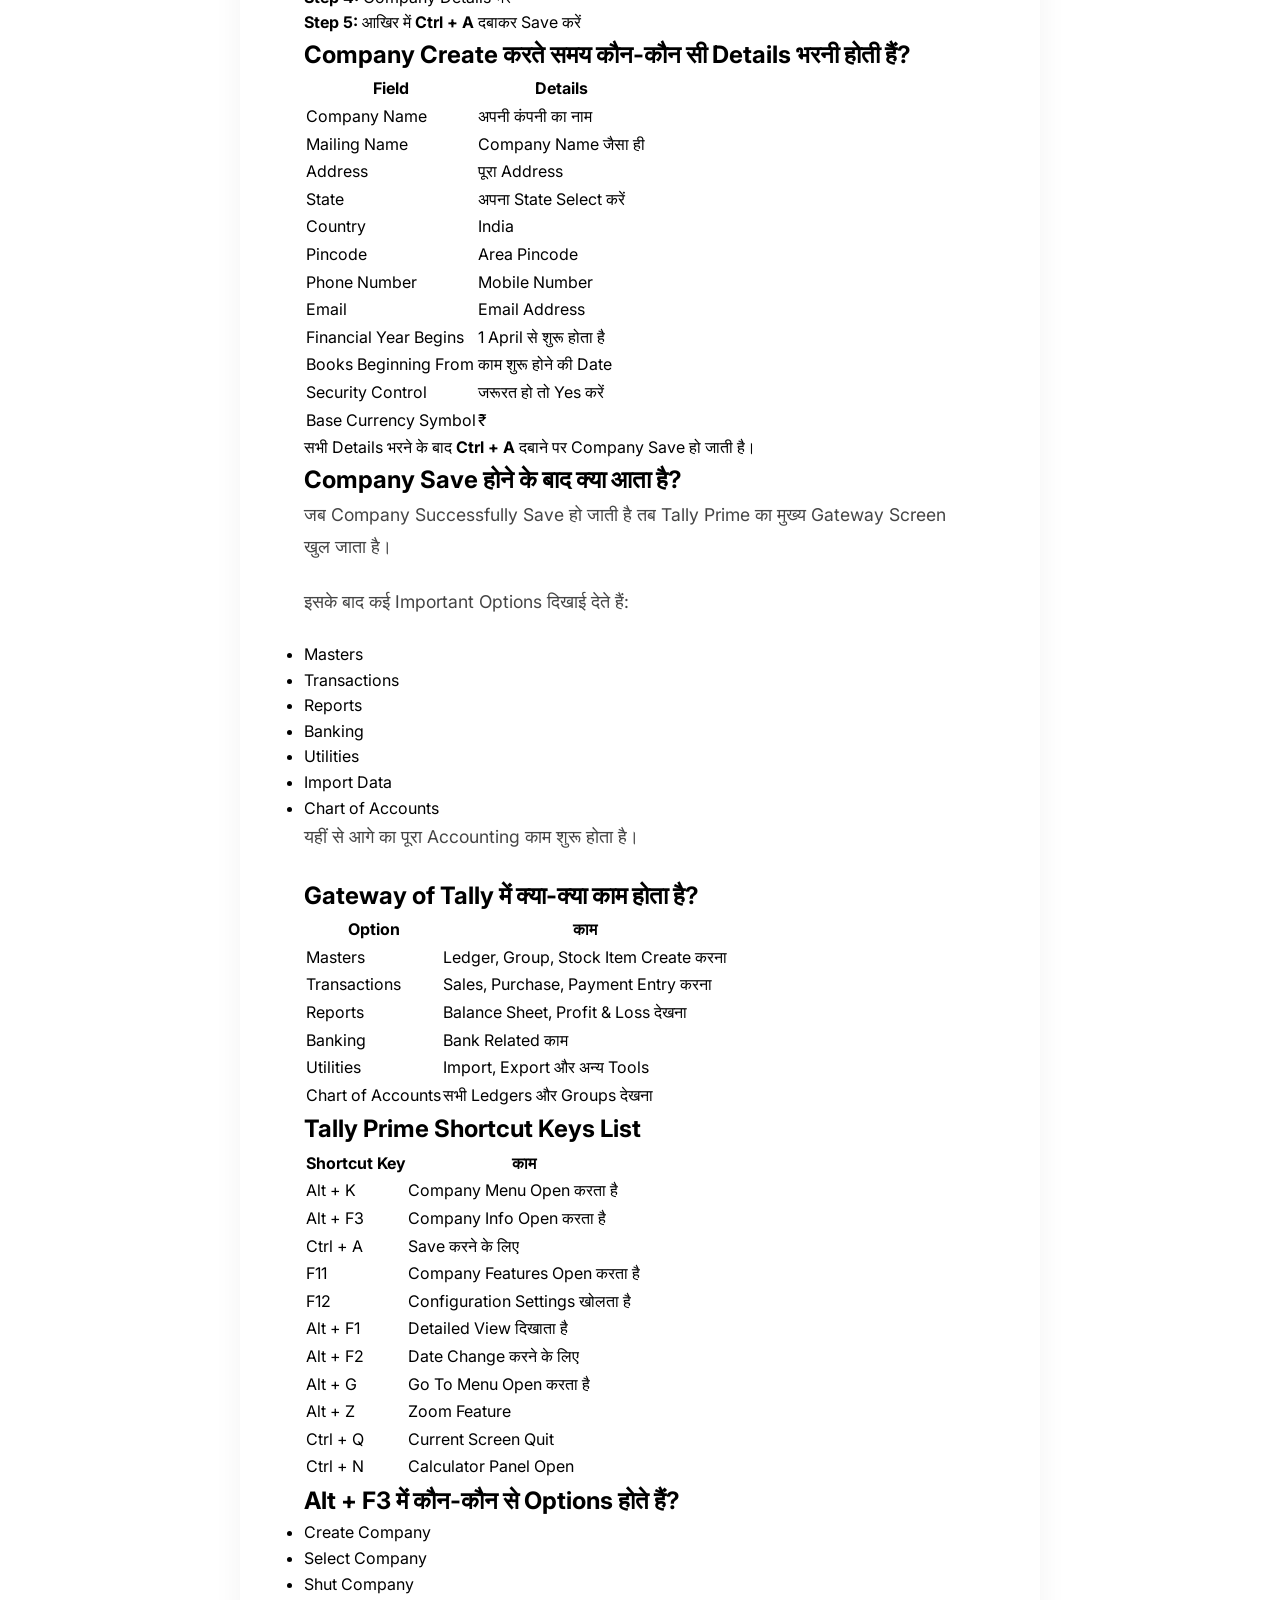
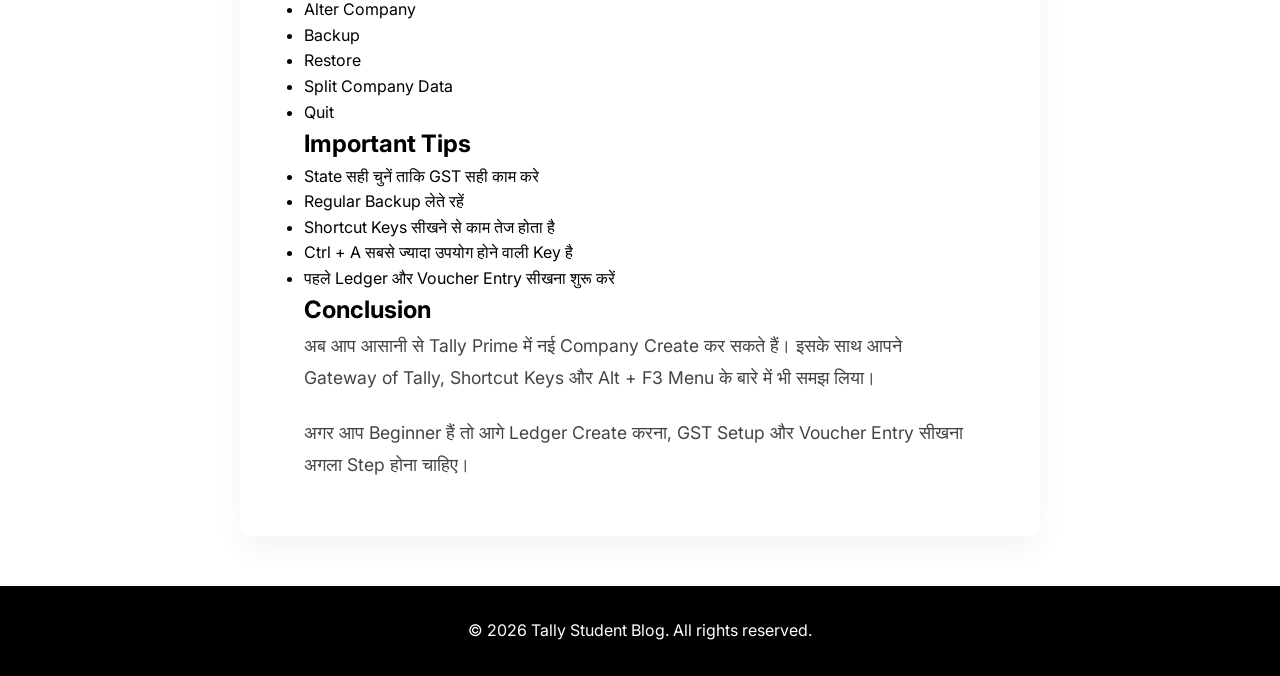
<file: how-to-create-company-in-tally-prime-hindi.html>
<!DOCTYPE html>
        <html lang="en">
        <head>
            <meta charset="UTF-8">
            <meta name="viewport" content="width=device-width, initial-scale=1.0">
            <title>How To Create Company In Tally Prime Hindi - Tally</title>
            <link rel="preconnect" href="https://fonts.googleapis.com">
            <link rel="preconnect" href="https://fonts.gstatic.com" crossorigin>
            <link href="https://fonts.googleapis.com/css2?family=Inter:wght@300;400;600;800&display=swap" rel="stylesheet">
            <link rel="stylesheet" href="style.css">
            <style>
                .blog-page-content { max-width: 800px; margin: 120px auto 50px; padding: 2rem; background: #fff; border-radius: 12px; box-shadow: 0 10px 30px rgba(0,0,0,0.05); }
                .blog-page-content h1 { font-size: 2.5rem; margin-bottom: 1.5rem; }
                .blog-page-content p { font-size: 1.1rem; line-height: 1.8; margin-bottom: 1.5rem; color: #444; }
                .blog-page-content img { max-width: 100%; border-radius: 8px; margin: 1rem 0; }
            </style>
        </head>
        <body>
            <header>
                <div class="header-container">
                    <h1 class="logo">Tally.</h1>
                    <nav>
                        <ul class="nav-links">
                            <li><a href="index.html" style="text-decoration: none; font-weight: bold; color: black;">&larr; Back to Home</a></li>
                        </ul>
                    </nav>
                </div>
            </header>

            <main class="blog-page-content">
                <h1>How To Create Company In Tally Prime Hindi</h1>
                <hr style="margin-bottom: 20px; border: 0; border-top: 1px solid #eee;">
                
                <div class="content-body">
                    

<div class="container">

<div class="hero">
<h1>Tally Prime में Company Create कैसे करें?</h1>
<p>Step-by-Step Guide with Important Shortcut Keys</p>
</div>

<div class="card">
<h2>Introduction</h2>

<p>
अगर आप पहली बार Tally Prime इस्तेमाल कर रहे हैं तो सबसे पहला काम होता है
नई कंपनी बनाना। बिना Company Create किए आप Accounting,
GST, Billing और Inventory का काम शुरू नहीं कर सकते।
</p>

<p>
इस पोस्ट में हम सीखेंगे कि Tally Prime में Company Create कैसे करते हैं,
सभी जरूरी Details कैसे भरते हैं और Important Shortcut Keys का उपयोग कैसे होता है।
</p>
</div>

<div class="card">
<h2>Tally Prime में Company Create कैसे करें?</h2>

<div class="step">
<b>Step 1:</b> Tally Prime Open करें
</div>

<div class="step">
<b>Step 2:</b> Home Screen में जाएं
</div>

<div class="step">
<b>Step 3:</b> <b>Create Company</b> Option Select करें
</div>

<div class="step">
<b>Step 4:</b> Company Details भरें
</div>

<div class="step">
<b>Step 5:</b> आखिर में <b>Ctrl + A</b> दबाकर Save करें
</div>

</div>

<div class="card">
<h2>Company Create करते समय कौन-कौन सी Details भरनी होती हैं?</h2>

<table>
<tr>
<th>Field</th>
<th>Details</th>
</tr>

<tr>
<td>Company Name</td>
<td>अपनी कंपनी का नाम</td>
</tr>

<tr>
<td>Mailing Name</td>
<td>Company Name जैसा ही</td>
</tr>

<tr>
<td>Address</td>
<td>पूरा Address</td>
</tr>

<tr>
<td>State</td>
<td>अपना State Select करें</td>
</tr>

<tr>
<td>Country</td>
<td>India</td>
</tr>

<tr>
<td>Pincode</td>
<td>Area Pincode</td>
</tr>

<tr>
<td>Phone Number</td>
<td>Mobile Number</td>
</tr>

<tr>
<td>Email</td>
<td>Email Address</td>
</tr>

<tr>
<td>Financial Year Begins</td>
<td>1 April से शुरू होता है</td>
</tr>

<tr>
<td>Books Beginning From</td>
<td>काम शुरू होने की Date</td>
</tr>

<tr>
<td>Security Control</td>
<td>जरूरत हो तो Yes करें</td>
</tr>

<tr>
<td>Base Currency Symbol</td>
<td>₹</td>
</tr>

</table>

<div class="note">
सभी Details भरने के बाद <b>Ctrl + A</b> दबाने पर Company Save हो जाती है।
</div>

</div>

<div class="card">
<h2>Company Save होने के बाद क्या आता है?</h2>

<p>
जब Company Successfully Save हो जाती है तब Tally Prime का
मुख्य Gateway Screen खुल जाता है।
</p>

<p>
इसके बाद कई Important Options दिखाई देते हैं:
</p>

<ul>
<li>Masters</li>
<li>Transactions</li>
<li>Reports</li>
<li>Banking</li>
<li>Utilities</li>
<li>Import Data</li>
<li>Chart of Accounts</li>
</ul>

<p>
यहीं से आगे का पूरा Accounting काम शुरू होता है।
</p>

</div>

<div class="card">
<h2>Gateway of Tally में क्या-क्या काम होता है?</h2>

<table>
<tr>
<th>Option</th>
<th>काम</th>
</tr>

<tr>
<td>Masters</td>
<td>Ledger, Group, Stock Item Create करना</td>
</tr>

<tr>
<td>Transactions</td>
<td>Sales, Purchase, Payment Entry करना</td>
</tr>

<tr>
<td>Reports</td>
<td>Balance Sheet, Profit & Loss देखना</td>
</tr>

<tr>
<td>Banking</td>
<td>Bank Related काम</td>
</tr>

<tr>
<td>Utilities</td>
<td>Import, Export और अन्य Tools</td>
</tr>

<tr>
<td>Chart of Accounts</td>
<td>सभी Ledgers और Groups देखना</td>
</tr>

</table>

</div>

<div class="card">
<h2>Tally Prime Shortcut Keys List</h2>

<table>
<tr>
<th>Shortcut Key</th>
<th>काम</th>
</tr>

<tr>
<td>Alt + K</td>
<td>Company Menu Open करता है</td>
</tr>

<tr>
<td>Alt + F3</td>
<td>Company Info Open करता है</td>
</tr>

<tr>
<td>Ctrl + A</td>
<td>Save करने के लिए</td>
</tr>

<tr>
<td>F11</td>
<td>Company Features Open करता है</td>
</tr>

<tr>
<td>F12</td>
<td>Configuration Settings खोलता है</td>
</tr>

<tr>
<td>Alt + F1</td>
<td>Detailed View दिखाता है</td>
</tr>

<tr>
<td>Alt + F2</td>
<td>Date Change करने के लिए</td>
</tr>

<tr>
<td>Alt + G</td>
<td>Go To Menu Open करता है</td>
</tr>

<tr>
<td>Alt + Z</td>
<td>Zoom Feature</td>
</tr>

<tr>
<td>Ctrl + Q</td>
<td>Current Screen Quit</td>
</tr>

<tr>
<td>Ctrl + N</td>
<td>Calculator Panel Open</td>
</tr>

</table>

</div>

<div class="card">
<h2>Alt + F3 में कौन-कौन से Options होते हैं?</h2>

<ul>
<li>Create Company</li>
<li>Select Company</li>
<li>Shut Company</li>
<li>Alter Company</li>
<li>Backup</li>
<li>Restore</li>
<li>Split Company Data</li>
<li>Quit</li>
</ul>

</div>

<div class="card">
<h2>Important Tips</h2>

<ul>
<li>State सही चुनें ताकि GST सही काम करे</li>
<li>Regular Backup लेते रहें</li>
<li>Shortcut Keys सीखने से काम तेज होता है</li>
<li>Ctrl + A सबसे ज्यादा उपयोग होने वाली Key है</li>
<li>पहले Ledger और Voucher Entry सीखना शुरू करें</li>
</ul>

</div>

<div class="card">
<h2>Conclusion</h2>

<p>
अब आप आसानी से Tally Prime में नई Company Create कर सकते हैं।
इसके साथ आपने Gateway of Tally, Shortcut Keys और Alt + F3 Menu के बारे में भी समझ लिया।
</p>

<p>
अगर आप Beginner हैं तो आगे Ledger Create करना,
GST Setup और Voucher Entry सीखना अगला Step होना चाहिए।
</p>

</div>

</div>


                </div>
            </main>

            <footer style="background: #000; color: #fff; padding: 2rem; text-align: center; margin-top: 50px;">
                <p>&copy; 2026 Tally Student Blog. All rights reserved.</p>
            </footer>
        </body>
        </html>
</file>
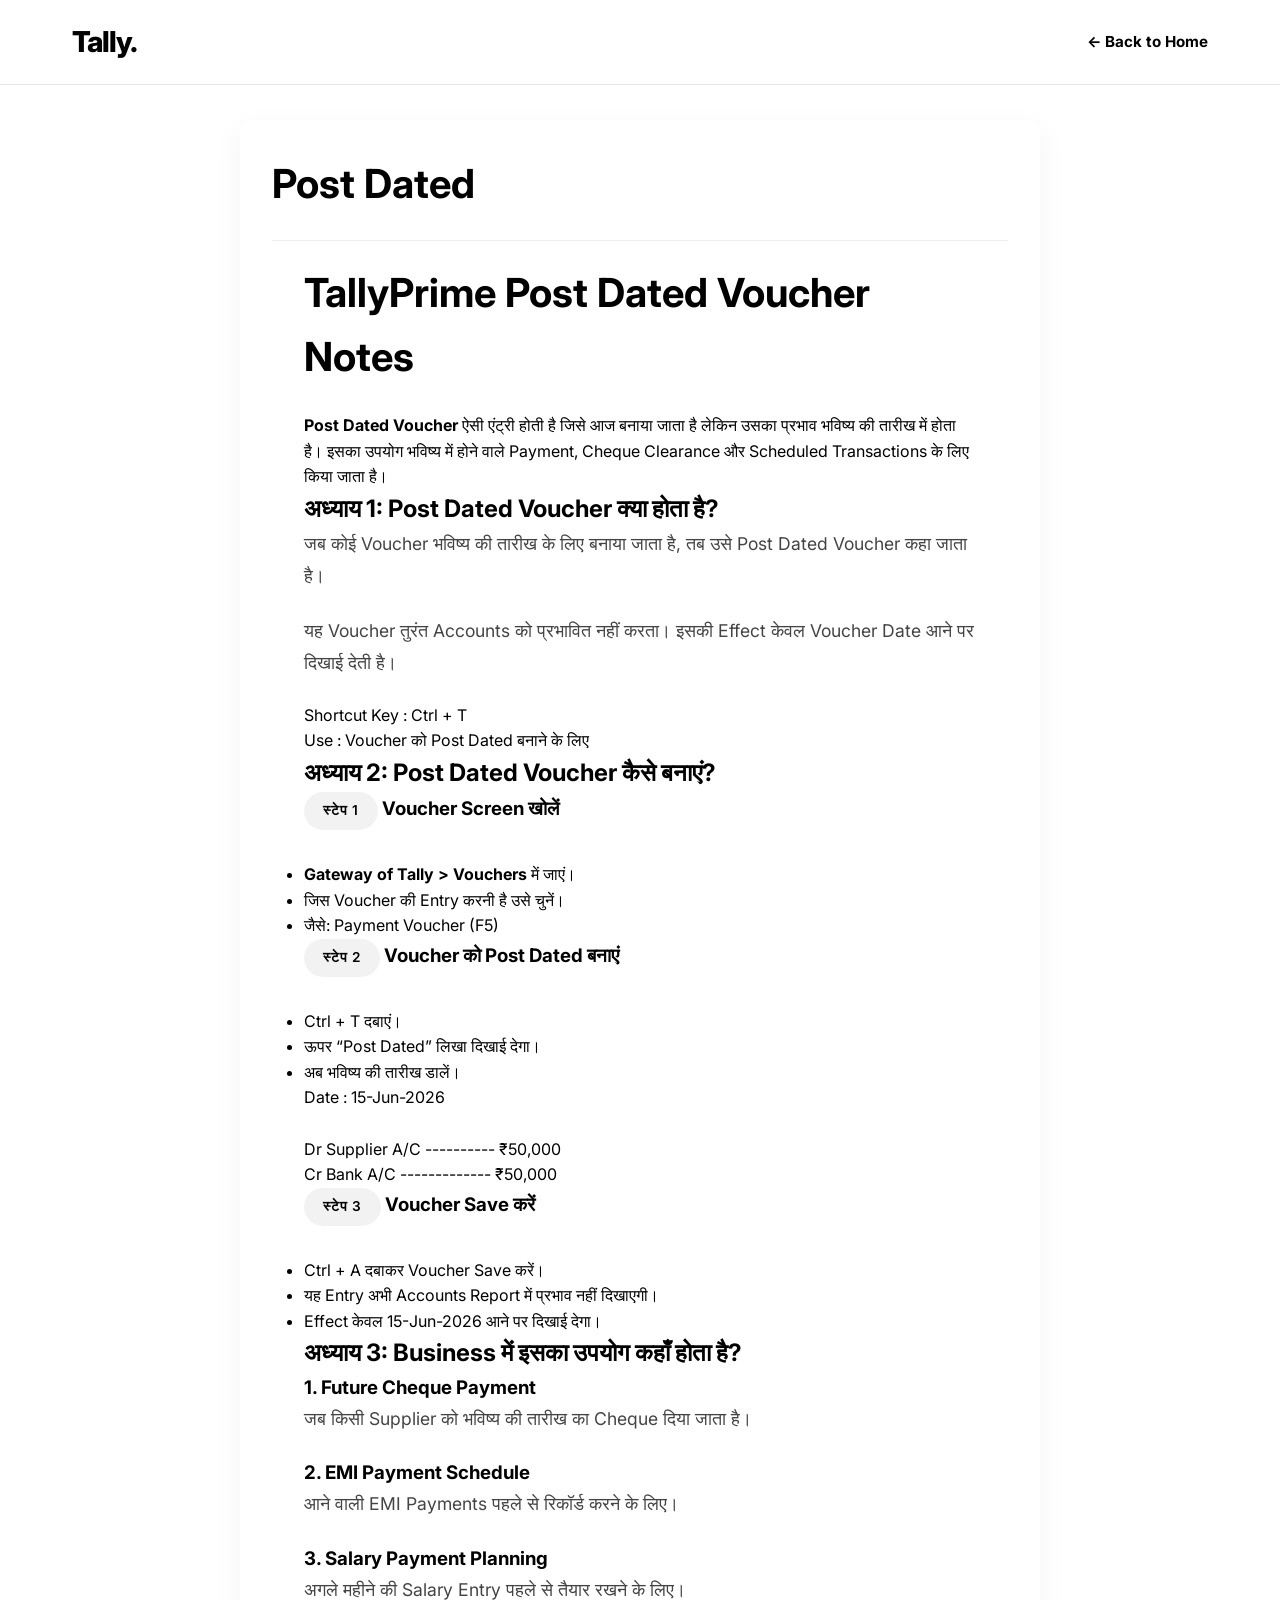
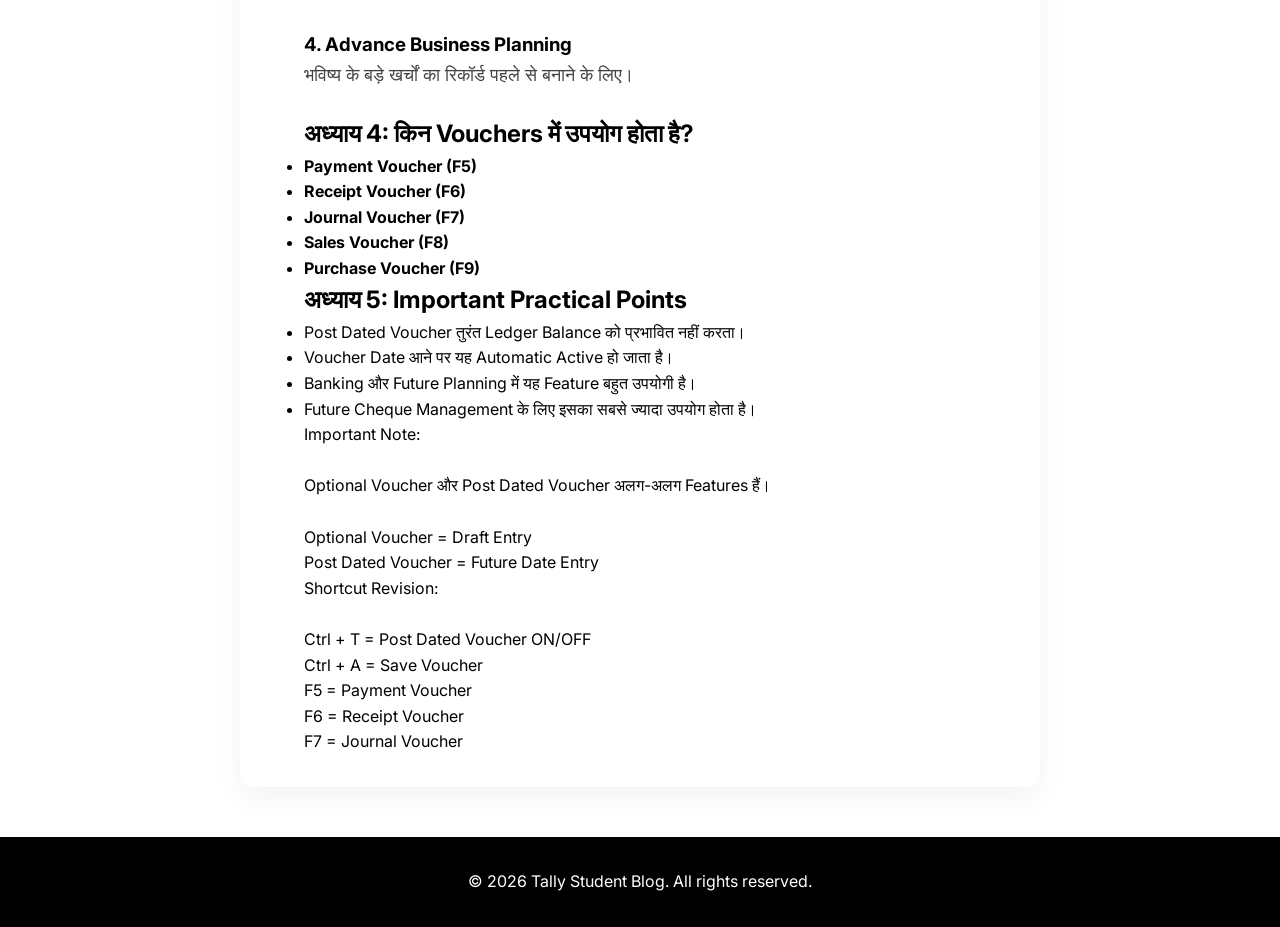
<file: post-dated.html>
<!DOCTYPE html>
        <html lang="en">
        <head>
            <meta charset="UTF-8">
            <meta name="viewport" content="width=device-width, initial-scale=1.0">
            <title>Post Dated - Tally</title>
            <link rel="preconnect" href="https://fonts.googleapis.com">
            <link rel="preconnect" href="https://fonts.gstatic.com" crossorigin>
            <link href="https://fonts.googleapis.com/css2?family=Inter:wght@300;400;600;800&display=swap" rel="stylesheet">
            <link rel="stylesheet" href="style.css">
            <style>
                .blog-page-content { max-width: 800px; margin: 120px auto 50px; padding: 2rem; background: #fff; border-radius: 12px; box-shadow: 0 10px 30px rgba(0,0,0,0.05); }
                .blog-page-content h1 { font-size: 2.5rem; margin-bottom: 1.5rem; }
                .blog-page-content p { font-size: 1.1rem; line-height: 1.8; margin-bottom: 1.5rem; color: #444; }
                .blog-page-content img { max-width: 100%; border-radius: 8px; margin: 1rem 0; }
            </style>
        </head>
        <body>
            <header>
                <div class="header-container">
                    <h1 class="logo">Tally.</h1>
                    <nav>
                        <ul class="nav-links">
                            <li><a href="index.html" style="text-decoration: none; font-weight: bold; color: black;">&larr; Back to Home</a></li>
                        </ul>
                    </nav>
                </div>
            </header>

            <main class="blog-page-content">
                <h1>Post Dated</h1>
                <hr style="margin-bottom: 20px; border: 0; border-top: 1px solid #eee;">
                
                <div class="content-body">
                    

<div class="container">

    <h1>TallyPrime Post Dated Voucher Notes</h1>

    <div class="intro-box">

        <strong>Post Dated Voucher</strong> ऐसी एंट्री होती है
        जिसे आज बनाया जाता है लेकिन उसका प्रभाव भविष्य की तारीख में होता है।
        इसका उपयोग भविष्य में होने वाले Payment, Cheque Clearance और Scheduled Transactions के लिए किया जाता है।

    </div>

    <h2>अध्याय 1: Post Dated Voucher क्या होता है?</h2>

    <div class="step-box">

        <p>
            जब कोई Voucher भविष्य की तारीख के लिए बनाया जाता है,
            तब उसे Post Dated Voucher कहा जाता है।
        </p>

        <p>
            यह Voucher तुरंत Accounts को प्रभावित नहीं करता।
            इसकी Effect केवल Voucher Date आने पर दिखाई देती है।
        </p>

        <div class="tally-screen">

            Shortcut Key : <span class="highlight">Ctrl + T</span><br>
            Use : <span class="highlight">Voucher को Post Dated बनाने के लिए</span>

        </div>

    </div>

    <h2>अध्याय 2: Post Dated Voucher कैसे बनाएं?</h2>

    <div class="step-box">

        <h3><span class="badge">स्टेप 1</span> Voucher Screen खोलें</h3>

        <ul>

            <li><strong>Gateway of Tally > Vouchers</strong> में जाएं।</li>

            <li>
                जिस Voucher की Entry करनी है उसे चुनें।
            </li>

            <li>
                जैसे:
                Payment Voucher (<span class="shortcut">F5</span>)
            </li>

        </ul>

    </div>

    <div class="step-box">

        <h3><span class="badge">स्टेप 2</span> Voucher को Post Dated बनाएं</h3>

        <ul>

            <li>
                <span class="shortcut">Ctrl + T</span> दबाएं।
            </li>

            <li>
                ऊपर “Post Dated” लिखा दिखाई देगा।
            </li>

            <li>
                अब भविष्य की तारीख डालें।
            </li>

        </ul>

        <div class="tally-screen">

            Date : 15-Jun-2026<br><br>

            Dr Supplier A/C ---------- ₹50,000<br>
            Cr Bank A/C ------------- ₹50,000

        </div>

    </div>

    <div class="step-box">

        <h3><span class="badge">स्टेप 3</span> Voucher Save करें</h3>

        <ul>

            <li>
                <span class="shortcut">Ctrl + A</span> दबाकर Voucher Save करें।
            </li>

            <li>
                यह Entry अभी Accounts Report में प्रभाव नहीं दिखाएगी।
            </li>

            <li>
                Effect केवल 15-Jun-2026 आने पर दिखाई देगा।
            </li>

        </ul>

    </div>

    <h2>अध्याय 3: Business में इसका उपयोग कहाँ होता है?</h2>

    <div class="step-box">

        <h3>1. Future Cheque Payment</h3>

        <p>
            जब किसी Supplier को भविष्य की तारीख का Cheque दिया जाता है।
        </p>

    </div>

    <div class="step-box">

        <h3>2. EMI Payment Schedule</h3>

        <p>
            आने वाली EMI Payments पहले से रिकॉर्ड करने के लिए।
        </p>

    </div>

    <div class="step-box">

        <h3>3. Salary Payment Planning</h3>

        <p>
            अगले महीने की Salary Entry पहले से तैयार रखने के लिए।
        </p>

    </div>

    <div class="step-box">

        <h3>4. Advance Business Planning</h3>

        <p>
            भविष्य के बड़े खर्चों का रिकॉर्ड पहले से बनाने के लिए।
        </p>

    </div>

    <h2>अध्याय 4: किन Vouchers में उपयोग होता है?</h2>

    <div class="step-box">

        <ul>

            <li><strong>Payment Voucher (F5)</strong></li>

            <li><strong>Receipt Voucher (F6)</strong></li>

            <li><strong>Journal Voucher (F7)</strong></li>

            <li><strong>Sales Voucher (F8)</strong></li>

            <li><strong>Purchase Voucher (F9)</strong></li>

        </ul>

    </div>

    <h2>अध्याय 5: Important Practical Points</h2>

    <div class="step-box">

        <ul>

            <li>
                Post Dated Voucher तुरंत Ledger Balance को प्रभावित नहीं करता।
            </li>

            <li>
                Voucher Date आने पर यह Automatic Active हो जाता है।
            </li>

            <li>
                Banking और Future Planning में यह Feature बहुत उपयोगी है।
            </li>

            <li>
                Future Cheque Management के लिए इसका सबसे ज्यादा उपयोग होता है।
            </li>

        </ul>

    </div>

    <div class="note-box">

        Important Note:<br><br>

        Optional Voucher और Post Dated Voucher अलग-अलग Features हैं।<br><br>

        Optional Voucher = Draft Entry<br>
        Post Dated Voucher = Future Date Entry

    </div>

    <div class="footer-box">

        Shortcut Revision:<br><br>

        Ctrl + T = Post Dated Voucher ON/OFF<br>
        Ctrl + A = Save Voucher<br>
        F5 = Payment Voucher<br>
        F6 = Receipt Voucher<br>
        F7 = Journal Voucher

    </div>

</div>


                </div>
            </main>

            <footer style="background: #000; color: #fff; padding: 2rem; text-align: center; margin-top: 50px;">
                <p>&copy; 2026 Tally Student Blog. All rights reserved.</p>
            </footer>
        </body>
        </html>
</file>
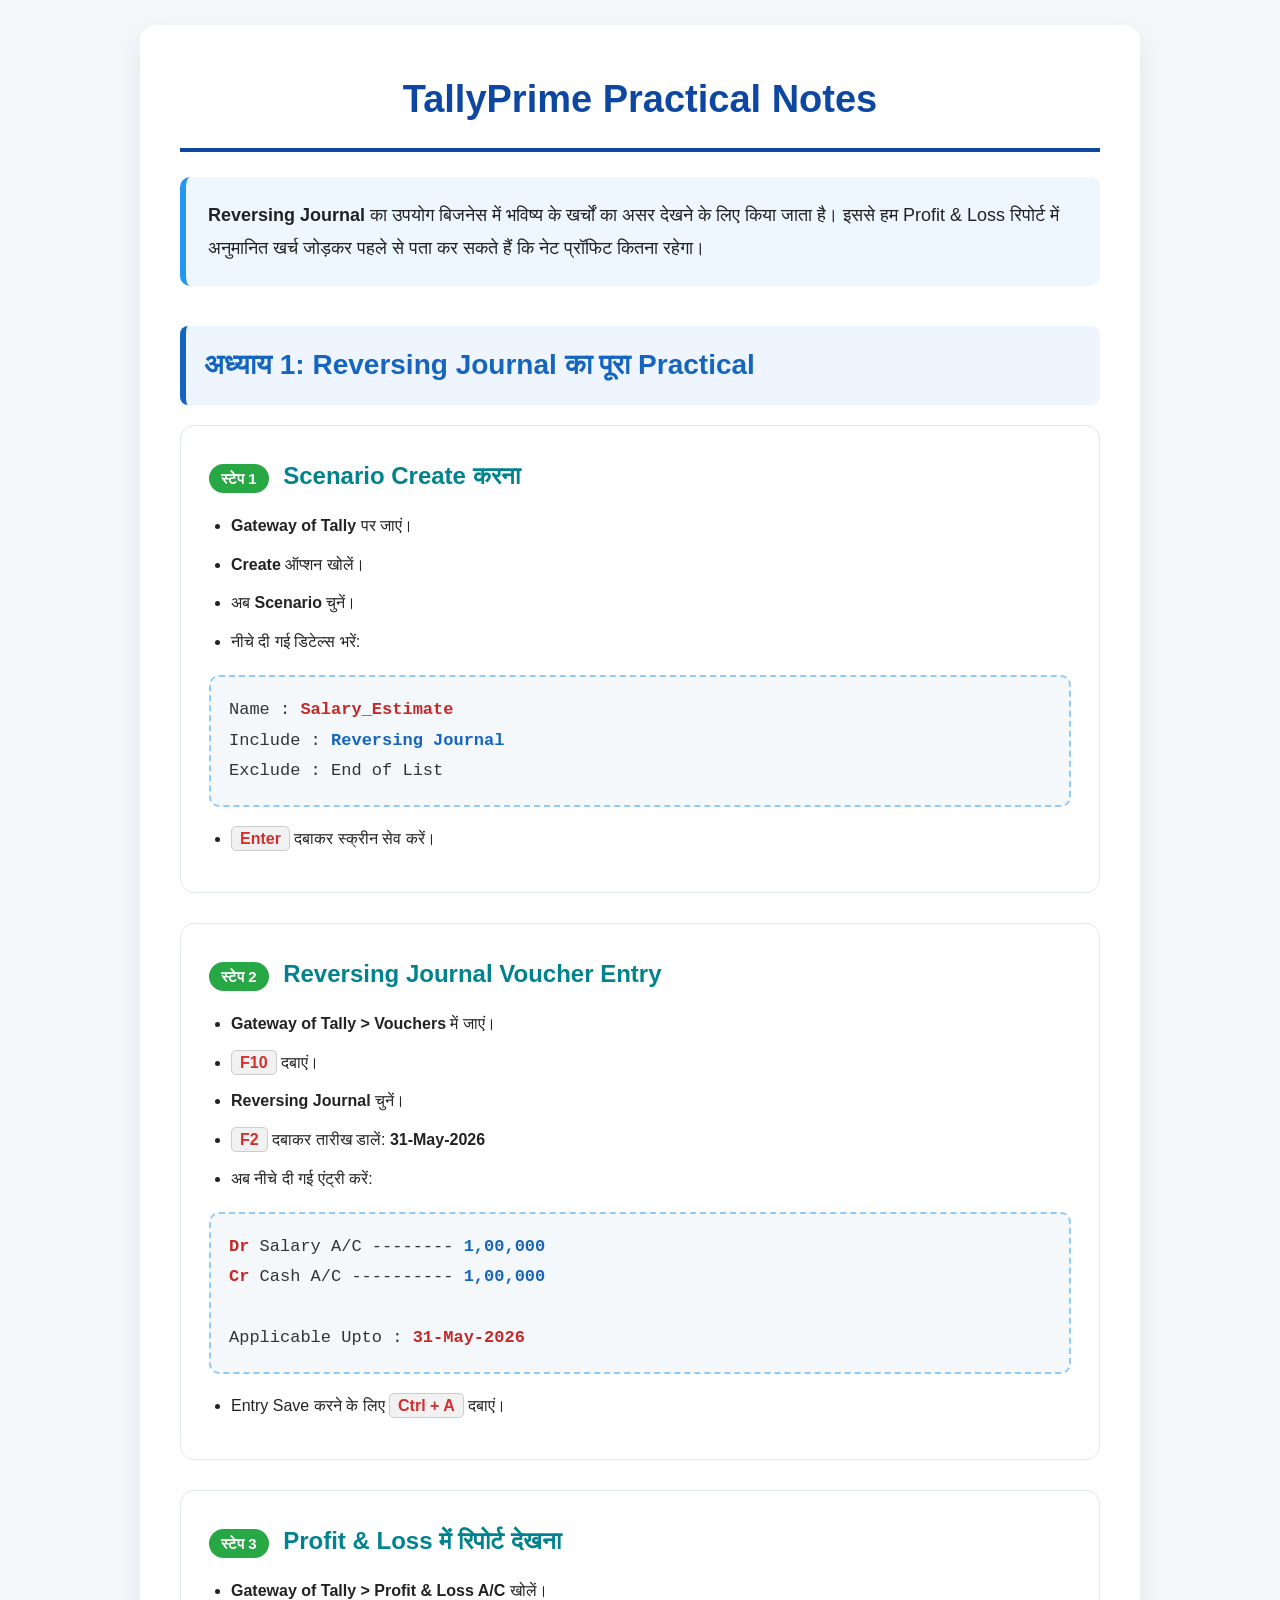
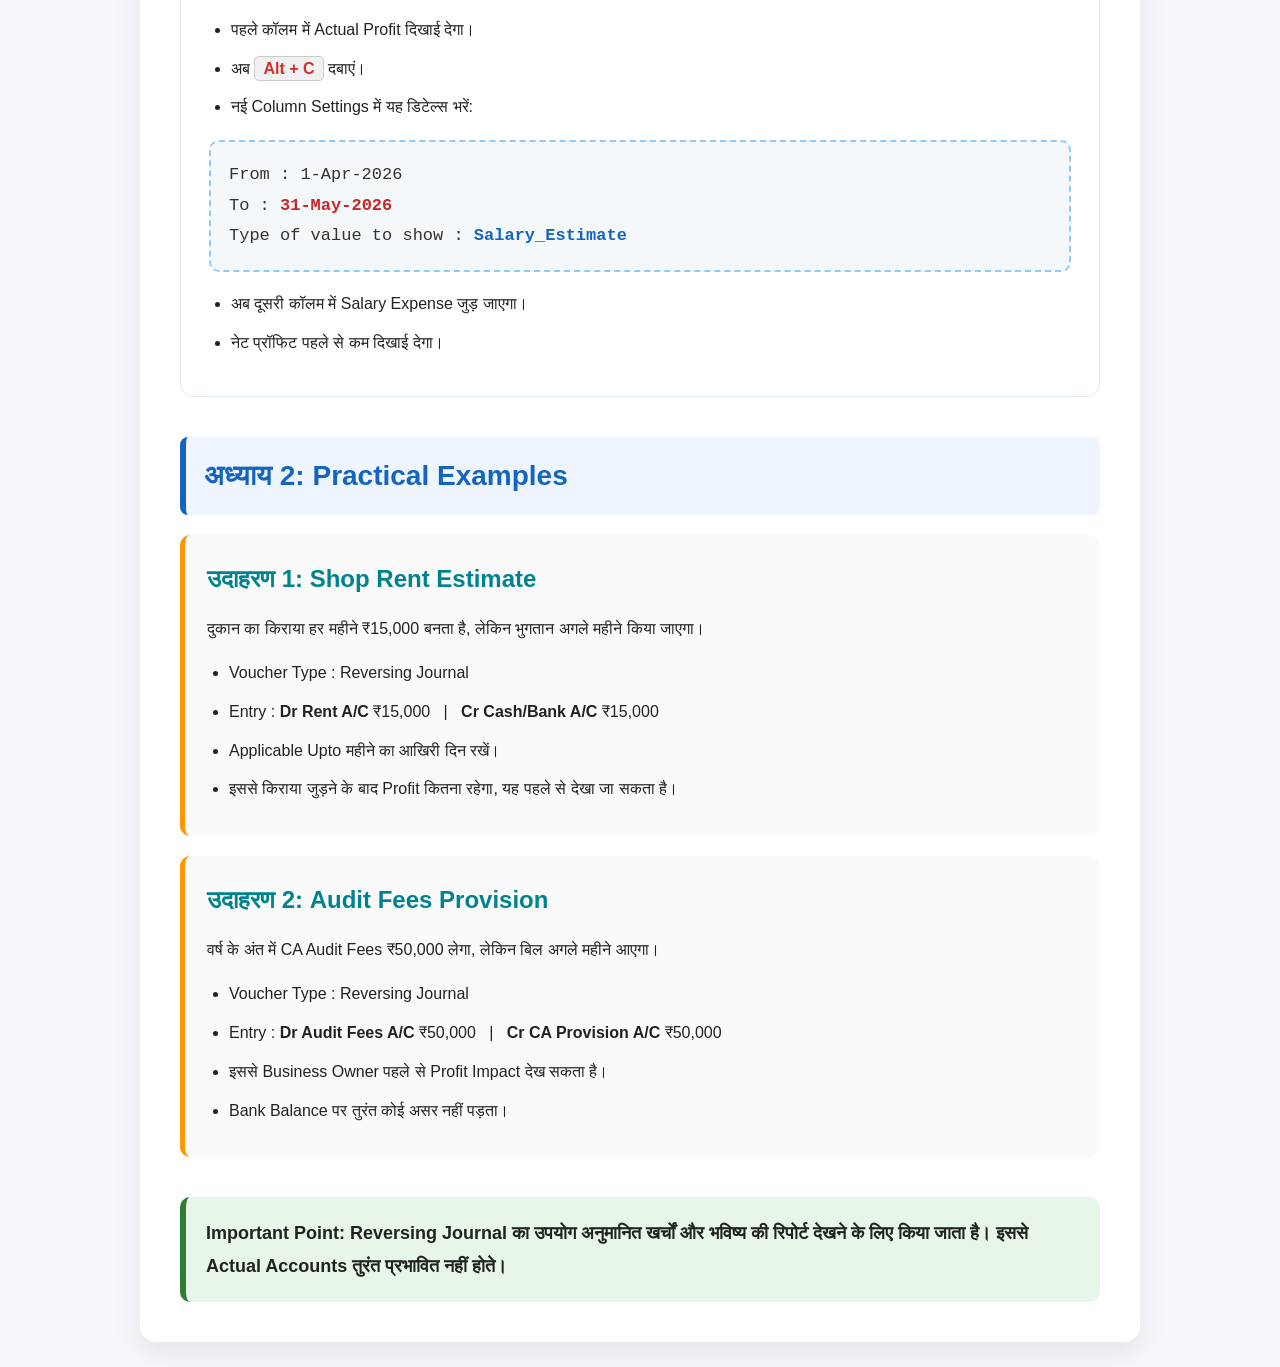
<file: reversing-journal.html>
<!DOCTYPE html>
<html lang="hi">
<head>
    <meta charset="UTF-8">
    <meta name="viewport" content="width=device-width, initial-scale=1.0">
    <title>Tally Prime: Reversing Journal & Scenario Management</title>

    <style>
        *{
            margin:0;
            padding:0;
            box-sizing:border-box;
        }

        body{
            font-family:'Segoe UI', Tahoma, Geneva, Verdana, sans-serif;
            background:#f5f7fb;
            color:#222;
            line-height:1.8;
            padding:25px;
        }

        .container{
            max-width:1000px;
            margin:auto;
            background:#fff;
            padding:40px;
            border-radius:16px;
            box-shadow:0 10px 30px rgba(0,0,0,0.08);
        }

        h1{
            text-align:center;
            color:#0d47a1;
            margin-bottom:25px;
            font-size:38px;
            border-bottom:4px solid #0d47a1;
            padding-bottom:15px;
        }

        h2{
            margin-top:40px;
            margin-bottom:20px;
            color:#1565c0;
            background:#eef5ff;
            padding:14px 18px;
            border-left:6px solid #1565c0;
            border-radius:8px;
            font-size:28px;
        }

        h3{
            color:#00838f;
            margin-bottom:15px;
            font-size:24px;
        }

        p{
            margin-bottom:15px;
        }

        ul{
            padding-left:22px;
            margin-top:10px;
        }

        li{
            margin-bottom:10px;
        }

        .intro-box{
            background:#eef7ff;
            border-left:6px solid #2196f3;
            padding:22px;
            border-radius:10px;
            margin-bottom:35px;
            font-size:18px;
        }

        .step-card{
            background:#ffffff;
            border:1px solid #dfe7f1;
            border-radius:14px;
            padding:28px;
            margin-bottom:30px;
            transition:0.3s;
        }

        .step-card:hover{
            transform:translateY(-4px);
            box-shadow:0 8px 20px rgba(0,0,0,0.08);
        }

        .badge{
            background:#28a745;
            color:#fff;
            padding:6px 12px;
            border-radius:30px;
            font-size:15px;
            margin-right:8px;
        }

        .tally-screen{
            background:#f4f8fb;
            border:2px dashed #90caf9;
            padding:18px;
            border-radius:10px;
            margin:18px 0;
            font-family:'Courier New', monospace;
            color:#333;
            font-size:17px;
        }

        .tally-highlight{
            color:#c62828;
            font-weight:bold;
        }

        .tally-value{
            color:#1565c0;
            font-weight:bold;
        }

        .shortcut{
            background:#f1f1f1;
            border:1px solid #ccc;
            padding:3px 8px;
            border-radius:5px;
            font-weight:bold;
            color:#d32f2f;
        }

        .example-box{
            background:#fafafa;
            border-left:5px solid #ff9800;
            padding:22px;
            border-radius:10px;
            margin-top:20px;
        }

        .footer-note{
            margin-top:40px;
            background:#e8f5e9;
            border-left:6px solid #2e7d32;
            padding:20px;
            border-radius:10px;
            font-size:18px;
            font-weight:600;
        }

        @media(max-width:768px){

            body{
                padding:12px;
            }

            .container{
                padding:20px;
            }

            h1{
                font-size:28px;
            }

            h2{
                font-size:22px;
            }

            h3{
                font-size:20px;
            }
        }
    </style>
</head>

<body>

<div class="container">

    <h1>TallyPrime Practical Notes</h1>

    <div class="intro-box">
        <strong>Reversing Journal</strong> का उपयोग बिजनेस में भविष्य के खर्चों का असर देखने के लिए किया जाता है।
        इससे हम Profit & Loss रिपोर्ट में अनुमानित खर्च जोड़कर पहले से पता कर सकते हैं कि
        नेट प्रॉफिट कितना रहेगा।
    </div>

    <h2>अध्याय 1: Reversing Journal का पूरा Practical</h2>

    <div class="step-card">

        <h3><span class="badge">स्टेप 1</span> Scenario Create करना</h3>

        <ul>
            <li><strong>Gateway of Tally</strong> पर जाएं।</li>
            <li><strong>Create</strong> ऑप्शन खोलें।</li>
            <li>अब <strong>Scenario</strong> चुनें।</li>
            <li>नीचे दी गई डिटेल्स भरें:</li>
        </ul>

        <div class="tally-screen">
            Name : <span class="tally-highlight">Salary_Estimate</span><br>
            Include : <span class="tally-value">Reversing Journal</span><br>
            Exclude : End of List
        </div>

        <ul>
            <li><span class="shortcut">Enter</span> दबाकर स्क्रीन सेव करें।</li>
        </ul>

    </div>

    <div class="step-card">

        <h3><span class="badge">स्टेप 2</span> Reversing Journal Voucher Entry</h3>

        <ul>
            <li><strong>Gateway of Tally > Vouchers</strong> में जाएं।</li>
            <li><span class="shortcut">F10</span> दबाएं।</li>
            <li><strong>Reversing Journal</strong> चुनें।</li>
            <li><span class="shortcut">F2</span> दबाकर तारीख डालें: <strong>31-May-2026</strong></li>
            <li>अब नीचे दी गई एंट्री करें:</li>
        </ul>

        <div class="tally-screen">
            <span class="tally-highlight">Dr</span> Salary A/C -------- <span class="tally-value">1,00,000</span><br>
            <span class="tally-highlight">Cr</span> Cash A/C ---------- <span class="tally-value">1,00,000</span><br><br>

            Applicable Upto : <span class="tally-highlight">31-May-2026</span>
        </div>

        <ul>
            <li>Entry Save करने के लिए <span class="shortcut">Ctrl + A</span> दबाएं।</li>
        </ul>

    </div>

    <div class="step-card">

        <h3><span class="badge">स्टेप 3</span> Profit & Loss में रिपोर्ट देखना</h3>

        <ul>
            <li><strong>Gateway of Tally > Profit & Loss A/C</strong> खोलें।</li>
            <li>पहले कॉलम में Actual Profit दिखाई देगा।</li>
            <li>अब <span class="shortcut">Alt + C</span> दबाएं।</li>
            <li>नई Column Settings में यह डिटेल्स भरें:</li>
        </ul>

        <div class="tally-screen">
            From : 1-Apr-2026<br>
            To : <span class="tally-highlight">31-May-2026</span><br>
            Type of value to show : <span class="tally-value">Salary_Estimate</span>
        </div>

        <ul>
            <li>अब दूसरी कॉलम में Salary Expense जुड़ जाएगा।</li>
            <li>नेट प्रॉफिट पहले से कम दिखाई देगा।</li>
        </ul>

    </div>

    <h2>अध्याय 2: Practical Examples</h2>

    <div class="example-box">

        <h3>उदाहरण 1: Shop Rent Estimate</h3>

        <p>
            दुकान का किराया हर महीने ₹15,000 बनता है,
            लेकिन भुगतान अगले महीने किया जाएगा।
        </p>

        <ul>
            <li>Voucher Type : Reversing Journal</li>
            <li>Entry :
                <strong>Dr Rent A/C</strong> ₹15,000
                &nbsp; | &nbsp;
                <strong>Cr Cash/Bank A/C</strong> ₹15,000
            </li>
            <li>Applicable Upto महीने का आखिरी दिन रखें।</li>
            <li>इससे किराया जुड़ने के बाद Profit कितना रहेगा, यह पहले से देखा जा सकता है।</li>
        </ul>

    </div>

    <div class="example-box">

        <h3>उदाहरण 2: Audit Fees Provision</h3>

        <p>
            वर्ष के अंत में CA Audit Fees ₹50,000 लेगा,
            लेकिन बिल अगले महीने आएगा।
        </p>

        <ul>
            <li>Voucher Type : Reversing Journal</li>
            <li>Entry :
                <strong>Dr Audit Fees A/C</strong> ₹50,000
                &nbsp; | &nbsp;
                <strong>Cr CA Provision A/C</strong> ₹50,000
            </li>
            <li>इससे Business Owner पहले से Profit Impact देख सकता है।</li>
            <li>Bank Balance पर तुरंत कोई असर नहीं पड़ता।</li>
        </ul>

    </div>

    <div class="footer-note">
        Important Point:
        Reversing Journal का उपयोग अनुमानित खर्चों और भविष्य की रिपोर्ट देखने के लिए किया जाता है।
        इससे Actual Accounts तुरंत प्रभावित नहीं होते।
    </div>

</div>

</body>
</html>
</file>
<file: style.css>
/* Tally Blog - Premium Minimalist Theme */

:root {
    --bg-color: #ffffff;
    --text-primary: #000000;
    --text-secondary: #555555;
    --border-color: rgba(0, 0, 0, 0.1);
    --hover-bg: rgba(0, 0, 0, 0.05);
    --card-bg: #ffffff;
    --font-main: 'Inter', sans-serif;
    --transition: all 0.4s cubic-bezier(0.16, 1, 0.3, 1);
}

html {
    scroll-behavior: smooth;
}

* {
    margin: 0;
    padding: 0;
    box-sizing: border-box;
}

body {
    font-family: var(--font-main);
    background-color: var(--bg-color);
    color: var(--text-primary);
    line-height: 1.6;
    -webkit-font-smoothing: antialiased;
    overflow-x: hidden;
}

.hidden {
    display: none !important;
}

.container {
    max-width: 1200px;
    margin: 0 auto;
    padding: 0 2rem;
}

.text-center { text-align: center; }

/* Header with Glassmorphism */
header {
    position: fixed;
    top: 0;
    width: 100%;
    z-index: 1000;
    background: rgba(255, 255, 255, 0.8);
    backdrop-filter: blur(12px);
    -webkit-backdrop-filter: blur(12px);
    border-bottom: 1px solid var(--border-color);
    transition: var(--transition);
}

.header-container {
    max-width: 1200px;
    margin: 0 auto;
    padding: 1.2rem 2rem;
    display: flex;
    justify-content: space-between;
    align-items: center;
}

.logo {
    font-size: 1.8rem;
    font-weight: 800;
    letter-spacing: -1px;
}

nav ul {
    list-style: none;
    display: flex;
    gap: 2.5rem;
}

nav a {
    text-decoration: none;
    color: var(--text-secondary);
    font-weight: 600;
    font-size: 0.95rem;
    transition: var(--transition);
    position: relative;
}

nav a:hover {
    color: var(--text-primary);
}

nav a::after {
    content: '';
    position: absolute;
    width: 0;
    height: 2px;
    bottom: -4px;
    left: 0;
    background-color: var(--text-primary);
    transition: var(--transition);
}

nav a:hover::after {
    width: 100%;
}

/* Button styling */
.btn {
    background-color: transparent;
    color: var(--text-primary);
    border: 1px solid var(--border-color);
    border-radius: 50px;
    padding: 0.6rem 1.2rem;
    font-weight: 600;
    font-size: 0.9rem;
    cursor: pointer;
    transition: var(--transition);
    display: flex;
    align-items: center;
    gap: 0.5rem;
}

.btn:hover {
    background-color: var(--text-primary);
    color: var(--bg-color);
    transform: translateY(-2px);
    box-shadow: 0 10px 20px rgba(0,0,0,0.1);
}

.btn-primary {
    background-color: var(--text-primary);
    color: var(--bg-color);
    text-decoration: none;
    padding: 1rem 2rem;
    border-radius: 50px;
    font-weight: 600;
    display: inline-block;
    transition: var(--transition);
}

.btn-primary:hover {
    transform: translateY(-3px) scale(1.02);
    box-shadow: 0 15px 30px rgba(0,0,0,0.15);
}

/* Sections */
section {
    padding: 8rem 0;
}

.section-title {
    font-size: 2.5rem;
    font-weight: 800;
    margin-bottom: 1.5rem;
    letter-spacing: -1px;
}

.section-desc {
    font-size: 1.2rem;
    color: var(--text-secondary);
    max-width: 600px;
    margin: 0 auto 3rem;
}

/* Hero Section */
.hero {
    min-height: 100vh;
    display: flex;
    align-items: center;
    justify-content: center;
    text-align: center;
    padding-top: 6rem;
    background: radial-gradient(circle at center, #ffffff 0%, #f8f8f8 100%);
}

.badge {
    display: inline-block;
    padding: 0.5rem 1.2rem;
    background: var(--hover-bg);
    border-radius: 50px;
    font-size: 0.85rem;
    font-weight: 600;
    margin-bottom: 2rem;
    letter-spacing: 1px;
    text-transform: uppercase;
}

.title-large {
    font-size: 5rem;
    font-weight: 300;
    line-height: 1.1;
    letter-spacing: -2px;
    margin-bottom: 1.5rem;
}

.title-large strong {
    font-weight: 800;
}

.subtitle {
    font-size: 1.3rem;
    color: var(--text-secondary);
    max-width: 700px;
    margin: 0 auto 3rem;
}

/* Features Grid */
.grid-3 {
    display: grid;
    grid-template-columns: repeat(auto-fit, minmax(300px, 1fr));
    gap: 2rem;
}

.feature-card {
    padding: 3rem 2rem;
    border-radius: 24px;
    background: var(--card-bg);
    border: 1px solid var(--border-color);
    transition: var(--transition);
    text-align: center;
}

.feature-card:hover {
    transform: translateY(-10px);
    box-shadow: 0 20px 40px rgba(0,0,0,0.08);
    border-color: rgba(0,0,0,0.2);
}

.feature-card .icon {
    font-size: 3rem;
    margin-bottom: 1.5rem;
}

.feature-card h4 {
    font-size: 1.5rem;
    margin-bottom: 1rem;
}

.feature-card p {
    color: var(--text-secondary);
}

/* Blog Grid */
.blog-grid {
    display: grid;
    grid-template-columns: repeat(auto-fit, minmax(400px, 1fr));
    gap: 3rem;
    max-width: 1000px;
    margin: 0 auto;
}

.blog-card {
    padding: 3rem;
    border-radius: 24px;
    border: 1px solid var(--border-color);
    background: var(--bg-color);
    transition: var(--transition);
    position: relative;
    overflow: hidden;
}

.blog-card::before {
    content: '';
    position: absolute;
    top: 0; left: 0; width: 100%; height: 100%;
    background: linear-gradient(135deg, rgba(0,0,0,0.02) 0%, rgba(0,0,0,0) 100%);
    opacity: 0;
    transition: var(--transition);
}

.blog-card:hover::before {
    opacity: 1;
}

.blog-card:hover {
    transform: translateY(-5px);
    box-shadow: 0 15px 35px rgba(0,0,0,0.06);
}

.blog-card h3 {
    font-size: 1.8rem;
    margin-bottom: 1.5rem;
    letter-spacing: -0.5px;
}

.blog-card p {
    color: var(--text-secondary);
    margin-bottom: 2rem;
}

.read-more {
    text-decoration: none;
    color: var(--text-primary);
    font-weight: 600;
    display: inline-flex;
    align-items: center;
    transition: var(--transition);
}

.read-more:hover {
    transform: translateX(5px);
}

/* Footer */
footer {
    background: #000000;
    color: #ffffff;
    padding: 6rem 0 2rem;
}

footer .logo {
    color: #ffffff;
    margin-bottom: 1rem;
}

.footer-grid {
    display: grid;
    grid-template-columns: 2fr 1fr 1fr;
    gap: 4rem;
    margin-bottom: 4rem;
}

.footer-col h4 {
    font-size: 1.2rem;
    margin-bottom: 1.5rem;
    color: rgba(255,255,255,0.6);
}

.footer-col p {
    color: rgba(255,255,255,0.6);
    max-width: 300px;
}

.footer-col ul {
    list-style: none;
}

.footer-col ul li {
    margin-bottom: 0.8rem;
}

.footer-col ul a {
    color: #ffffff;
    text-decoration: none;
    transition: var(--transition);
}

.footer-col ul a:hover {
    opacity: 0.7;
    padding-left: 5px;
}

.footer-bottom {
    display: flex;
    justify-content: space-between;
    align-items: center;
    padding-top: 2rem;
    border-top: 1px solid rgba(255,255,255,0.1);
    color: rgba(255,255,255,0.5);
    font-size: 0.9rem;
}

/* Animations */
.fade-in {
    opacity: 0;
    transform: translateY(30px);
    transition: opacity 0.8s ease-out, transform 0.8s ease-out;
}

.fade-in.visible {
    opacity: 1;
    transform: translateY(0);
}

/* Responsive */
@media (max-width: 768px) {
    .header-container { padding: 1rem; }
    nav { display: none; }
    .title-large { font-size: 3.5rem; }
    .hero { padding-top: 4rem; }
    .grid-3 { grid-template-columns: 1fr; }
    .footer-grid { grid-template-columns: 1fr; gap: 2rem; }
    .footer-bottom { flex-direction: column; gap: 1rem; text-align: center; }
}
</file>
